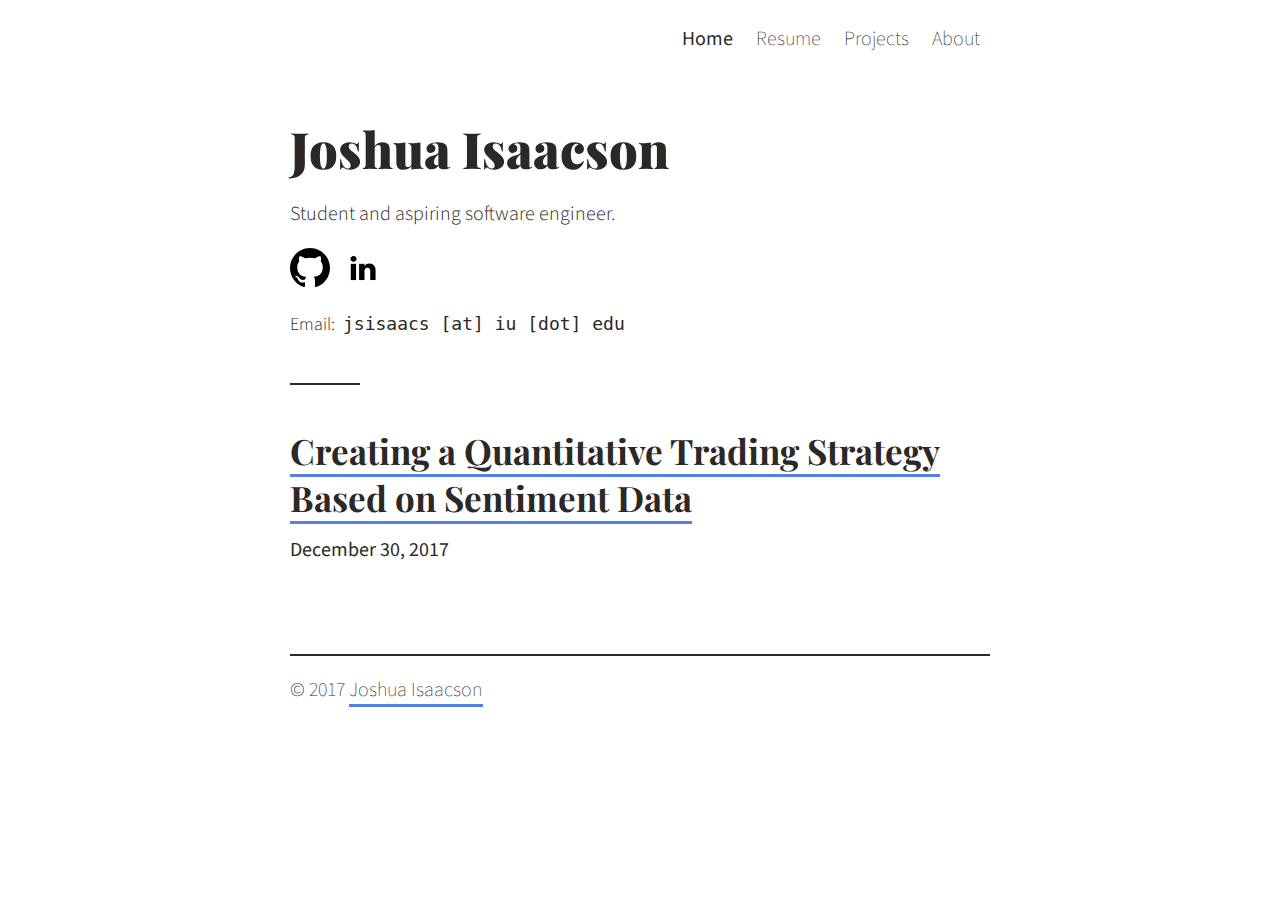
<file: index.html>
<!DOCTYPE html>
<html>
  <head>
    <meta charset="utf-8">
    <meta name="viewport" content="width=device-width" content="initial-scale=1">
    <title>Joshua Isaacson - Home</title>
    <link href="https://fonts.googleapis.com/css?family=Source+Sans+Pro:300,400,700,900" rel="stylesheet" type="text/css">
    <link href="https://fonts.googleapis.com/css?family=Playfair+Display:700900" rel="stylesheet" type="text/css">
    <link rel="stylesheet" type="text/css" href="styles/stylesheet.css">
  </head>
  <body>
    <div class="Navbar">
      <ul class="NavbarList">
        <li class="ListItem"><b><a class="ListLink" href="index.html">Home</a></b></li>
        <li class="ListItem"><a class="ListLink" href="Assets/Resume.pdf">Resume</a></li>
        <li class="ListItem"><a class="ListLink" href="projects.html">Projects</a></li>
        <li class="ListItem"><a class="ListLink" href="about.html">About</a></li>
      </ul>
    </div>
    <div class="Header">
      <h1>Joshua Isaacson</h1>
      <p id="Description">Student and aspiring software engineer.</p>
      <a class="ImageLink" href="https://github.com/jsisaacs"><img id="GitHubIcon" src="Assets/github_icon.svg" alt="GitHub"></a>
      <a class="ImageLink" href="https://github.com/jsisaacs"><img id="LinkedInIcon" src="Assets/linkedin_icon.png" alt="LinkedIn"></a>
      <p id="Email">Email:&nbsp;
        <code>
          <a href="mailto:jsisaacs@iu.edu">jsisaacs [at] iu [dot] edu</a>
        </code>
      </p>
      <hr>
    </div>
    <div class="Post">
      <h2 class="PostTitle"><a class="PostLink" href="creating_a_quantitative_trading_strategy_based_on_sentiment_data.html">Creating a Quantitative Trading Strategy Based on Sentiment Data</a></h2>
      <p class="PostDate">December 30, 2017</p>
    </div>
    <hr class="FooterHR">
    <p class="FooterText">© 2017&nbsp;<a class="FooterLink" href="about.html">Joshua Isaacson</a></p>
  </body>
</html>
</file>
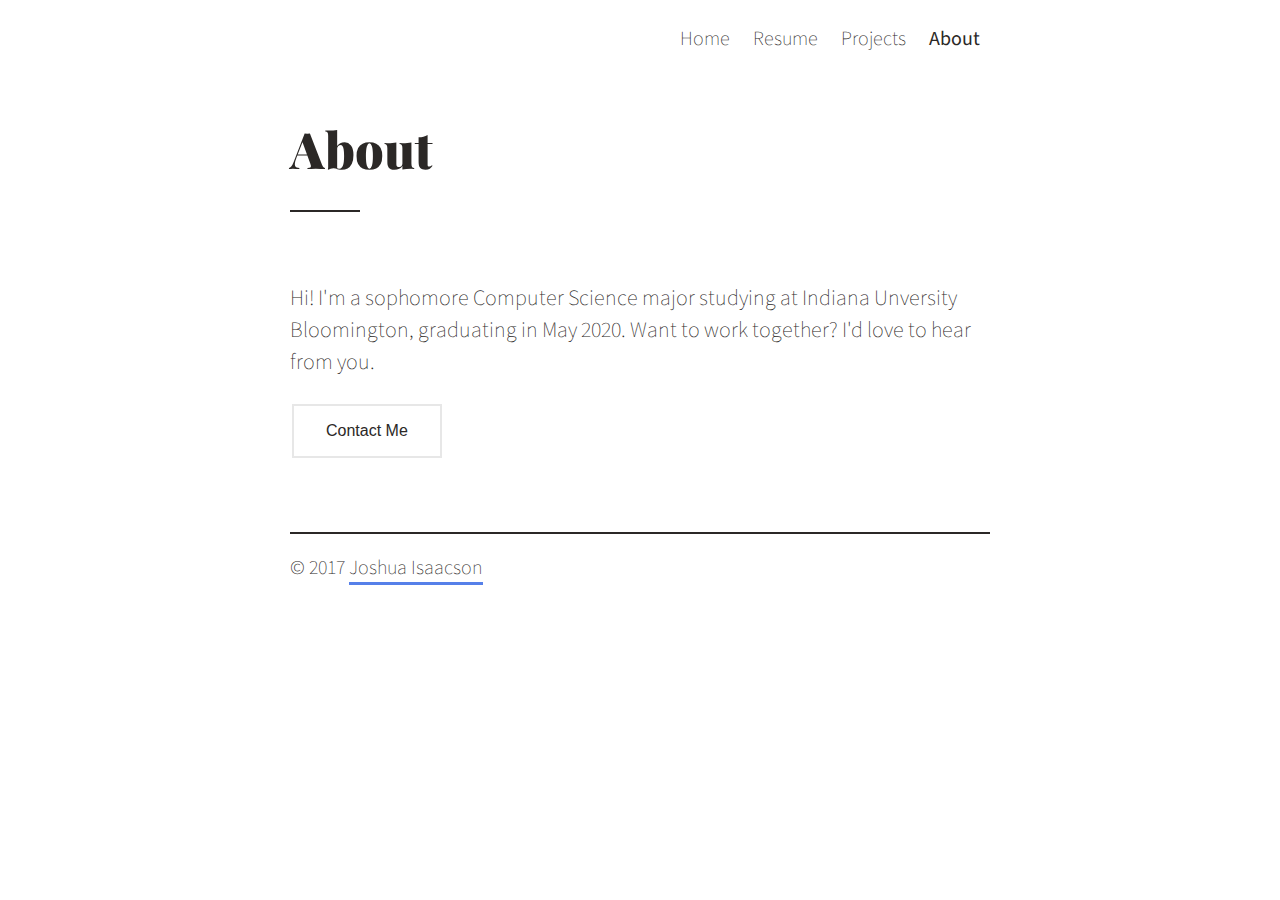
<file: about.html>
<!DOCTYPE html>
<html>
  <head>
    <meta charset="utf-8">
        <meta name="viewport" content="width=device-width" content="initial-scale=1">
    <title>Joshua Isaacson - About</title>
    <link href="https://fonts.googleapis.com/css?family=Source+Sans+Pro:300,400,700,900" rel="stylesheet" type="text/css">
    <link href="https://fonts.googleapis.com/css?family=Playfair+Display:700900" rel="stylesheet" type="text/css">
    <link rel="stylesheet" type="text/css" href="styles/stylesheet.css">
  </head>
  <body>
    <div class="Navbar">
      <ul class="NavbarList">
        <li class="ListItem"><a class="ListLink" href="index.html">Home</a></li>
        <li class="ListItem"><a class="ListLink" href="Assets/Resume.pdf">Resume</a></li>
        <li class="ListItem"><a class="ListLink" href="projects.html">Projects</a></li>
        <li class="ListItem"><b><a class="ListLink" href="about.html">About</a></b></li>
      </ul>
    </div>
    <div class="Header">
      <h1>About</h1>
      <hr>
    </div>
    <p class="About">
      Hi! I'm a sophomore Computer Science major studying at Indiana Unversity Bloomington, graduating in May 2020.
      Want to work together? I'd love to hear from you.
    </p>
    <div class="buttonCenter"><button class="greyButton" type="button" name="button"><a href="mailto:jsisaacs@iu.edu">Contact Me</a></button></div>
    <hr class="FooterHR">
    <p class="FooterText">© 2017&nbsp;<a class="FooterLink" href="about.html">Joshua Isaacson</a></p>
  </body>
</html>
</file>
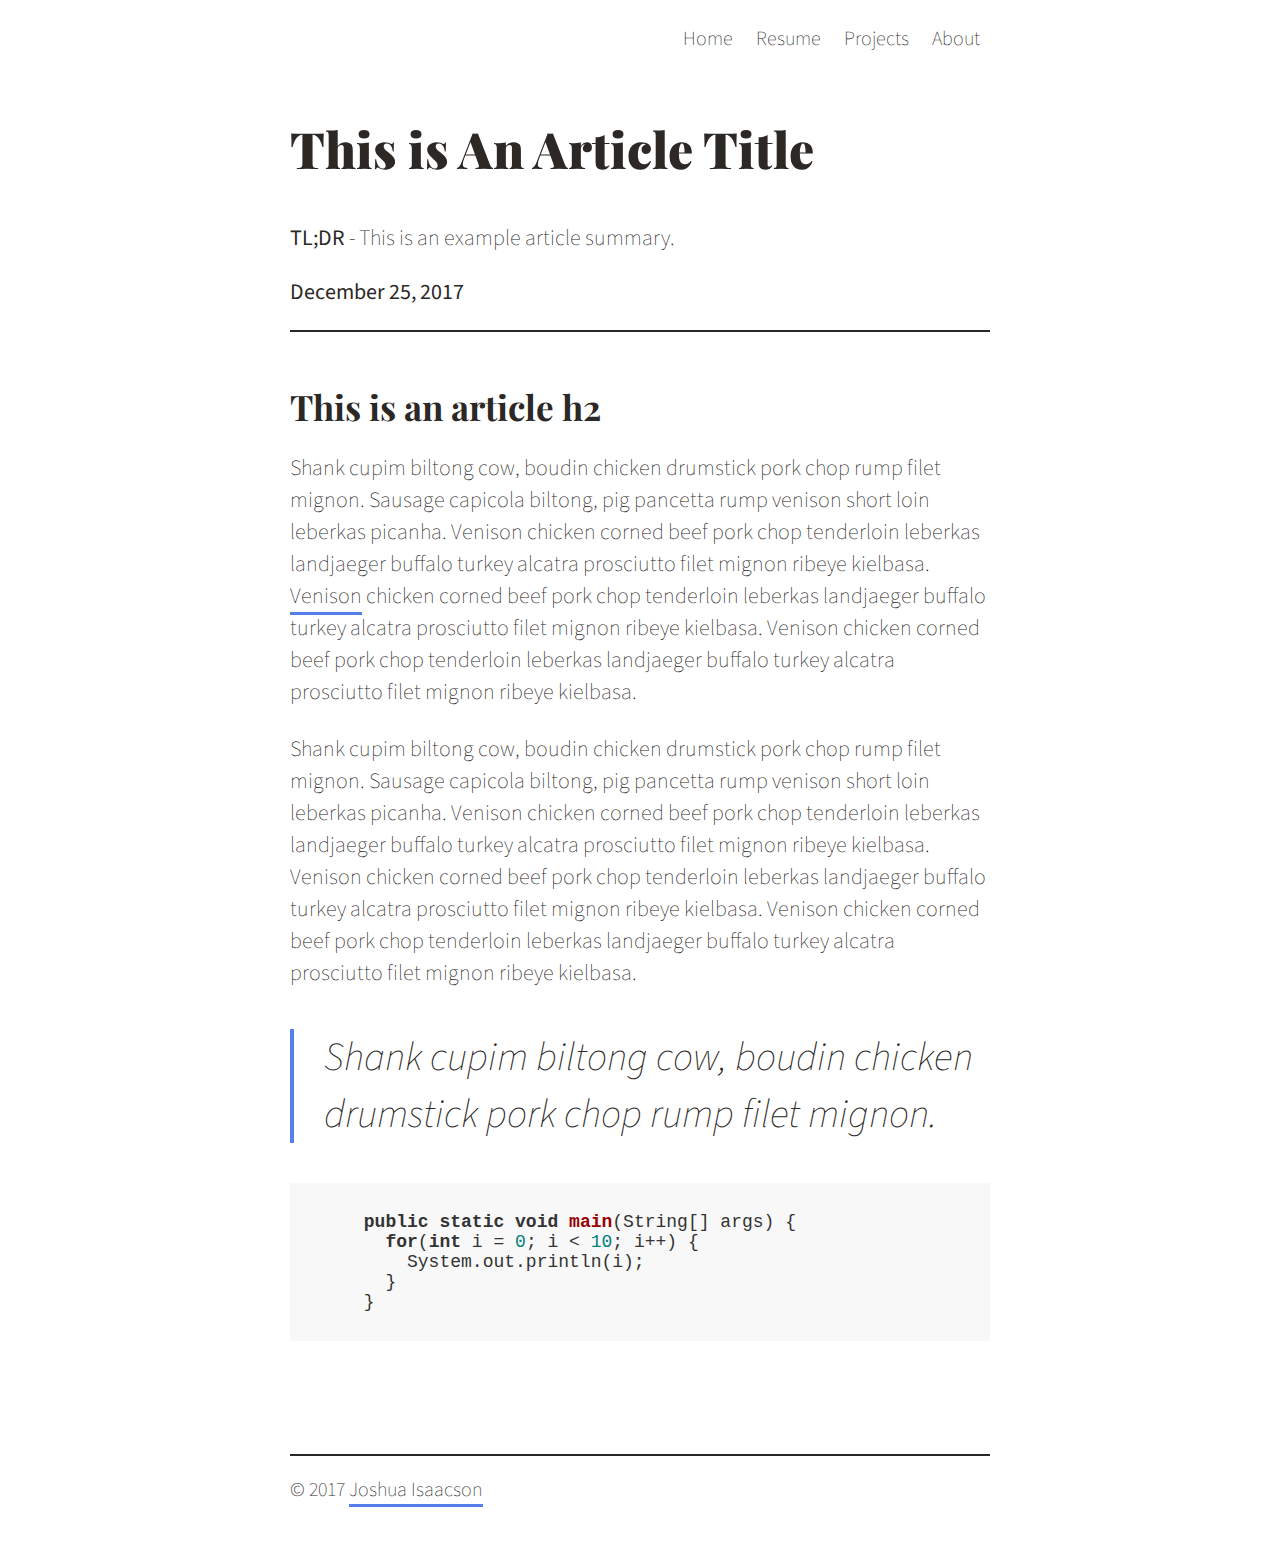
<file: article_template.html>
<!DOCTYPE html>
<html>
  <head>
    <meta charset="utf-8">
        <meta name="viewport" content="width=device-width" content="initial-scale=1">
    <title>Joshua Isaacson - Article</title>
    <link href="https://fonts.googleapis.com/css?family=Source+Sans+Pro:300,400,700,900" rel="stylesheet" type="text/css">
    <link href="https://fonts.googleapis.com/css?family=Playfair+Display:700900" rel="stylesheet" type="text/css">
    <link rel="stylesheet" type="text/css" href="styles/stylesheet.css">
    <link rel="stylesheet" href="styles/github.css">
    <script src="highlight.pack.js"></script>
    <script>hljs.initHighlightingOnLoad();</script>
  </head>
  <body>
    <div class="Navbar">
      <ul class="NavbarList">
        <li class="ListItem"><a class="ListLink" href="index.html">Home</a></li>
        <li class="ListItem"><a class="ListLink" href="Assets/Resume.pdf">Resume</a></li>
        <li class="ListItem"><a class="ListLink" href="projects.html">Projects</a></li>
        <li class="ListItem"><a class="ListLink" href="about.html">About</a></li>
      </ul>
    </div>
    <div class="Article">
      <h1>This is An Article Title</h1>
      <p class="ArtileTLDR"><b>TL;DR</b> - This is an example article summary.</p>
      <p class="ArticleDate">December 25, 2017</p>
      <hr class="ArticleHR">
      <h2 class="ArticleH2">This is an article h2</h2>
      <p class="ArticleText">Shank cupim biltong cow, boudin chicken drumstick pork chop rump filet
      mignon. Sausage capicola biltong, pig pancetta rump venison short loin
      leberkas picanha. Venison chicken corned beef pork chop tenderloin
      leberkas landjaeger buffalo turkey alcatra prosciutto filet mignon
      ribeye kielbasa. <a class="ArticleLink" href="https://www.google.com">Venison</a> chicken corned beef pork chop tenderloin
      leberkas landjaeger buffalo turkey alcatra prosciutto filet mignon
      ribeye kielbasa. Venison chicken corned beef pork chop tenderloin
      leberkas landjaeger buffalo turkey alcatra prosciutto filet mignon
      ribeye kielbasa.</p>

      <p class="ArticleText">Shank cupim biltong cow, boudin chicken drumstick pork chop rump filet
      mignon. Sausage capicola biltong, pig pancetta rump venison short loin
      leberkas picanha. Venison chicken corned beef pork chop tenderloin
      leberkas landjaeger buffalo turkey alcatra prosciutto filet mignon
      ribeye kielbasa. Venison chicken corned beef pork chop tenderloin
      leberkas landjaeger buffalo turkey alcatra prosciutto filet mignon
      ribeye kielbasa. Venison chicken corned beef pork chop tenderloin
      leberkas landjaeger buffalo turkey alcatra prosciutto filet mignon
      ribeye kielbasa.</p>
      <p class="ArticleQuote">Shank cupim biltong cow, boudin chicken drumstick pork chop rump filet
      mignon.</p>
      <pre>
      <code lang="Java">
      public static void main(String[] args) {
        for(int i = 0; i < 10; i++) {
          System.out.println(i);
        }
      }
      </code>
      </pre>
    </div>
    <hr class="FooterHR">
    <p class="FooterText">© 2017&nbsp;<a class="FooterLink" href="about.html">Joshua Isaacson</a></p>
  </body>
</html>
</file>
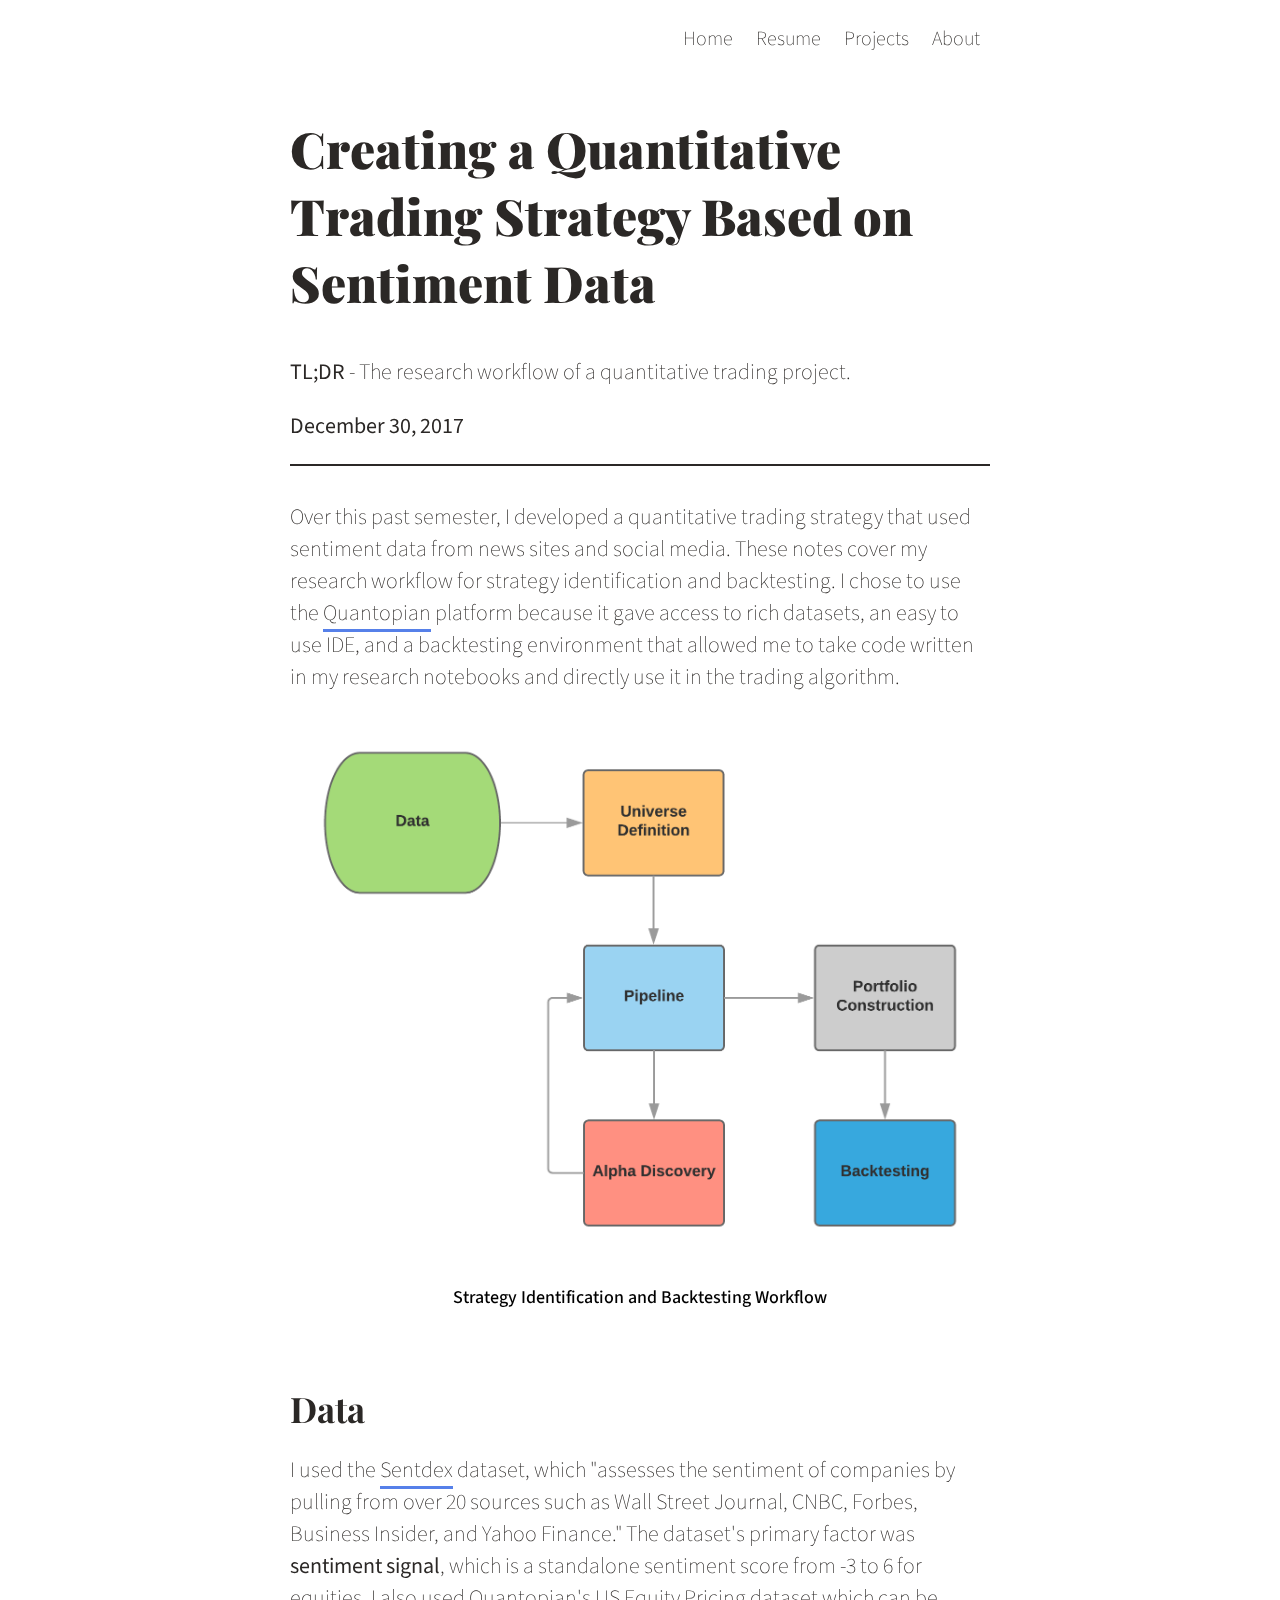
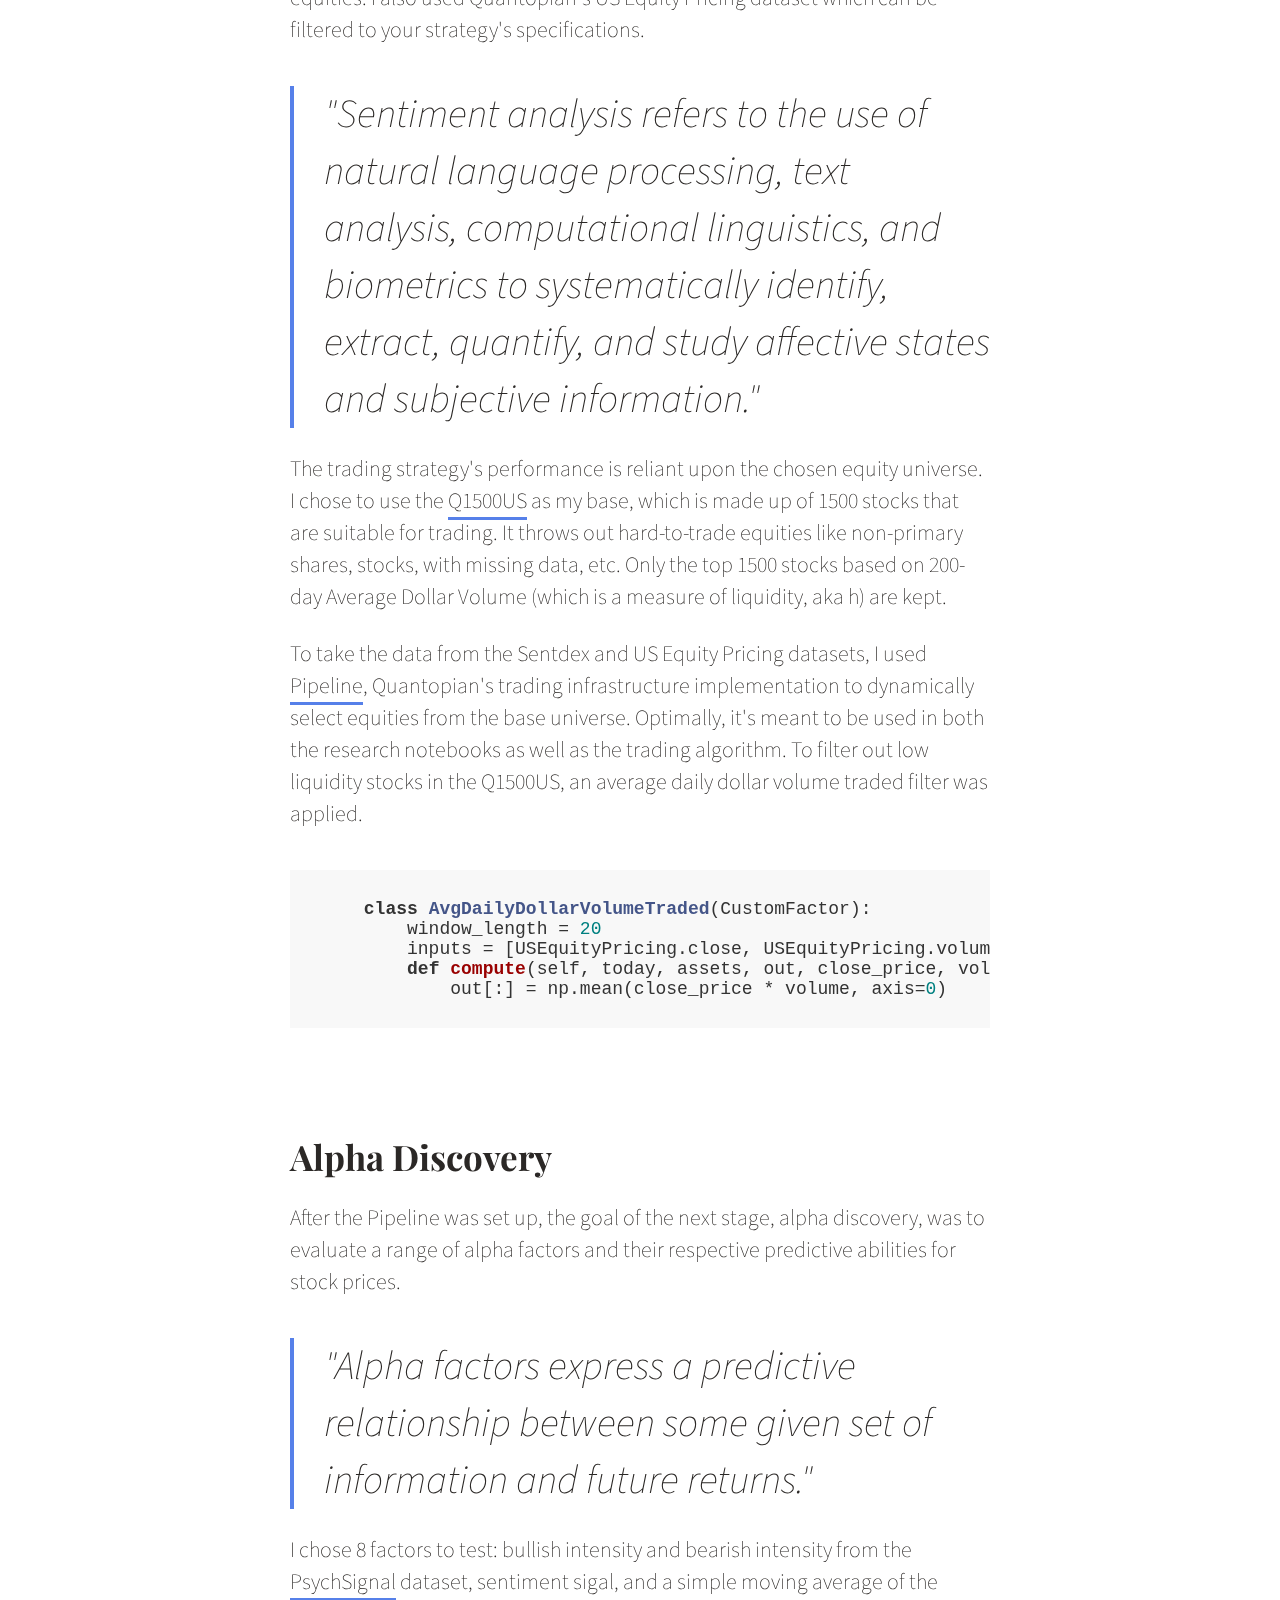
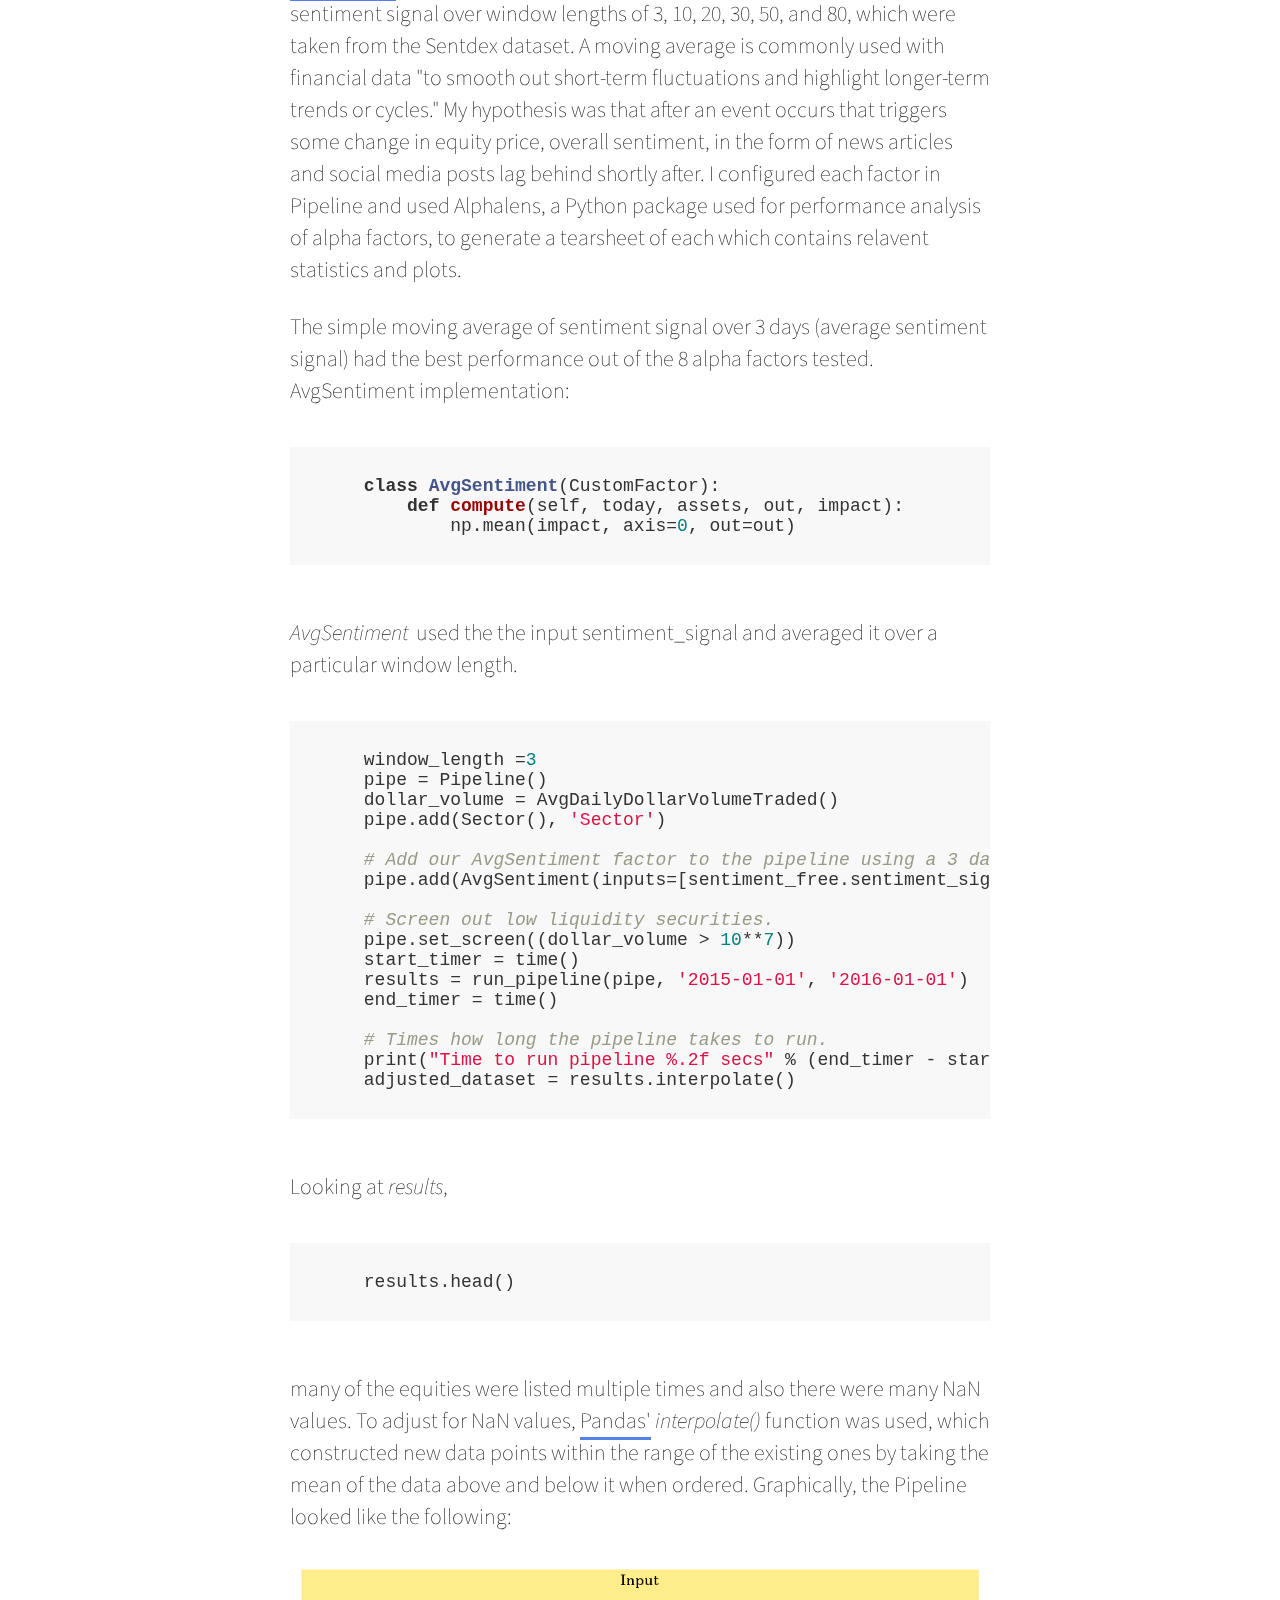
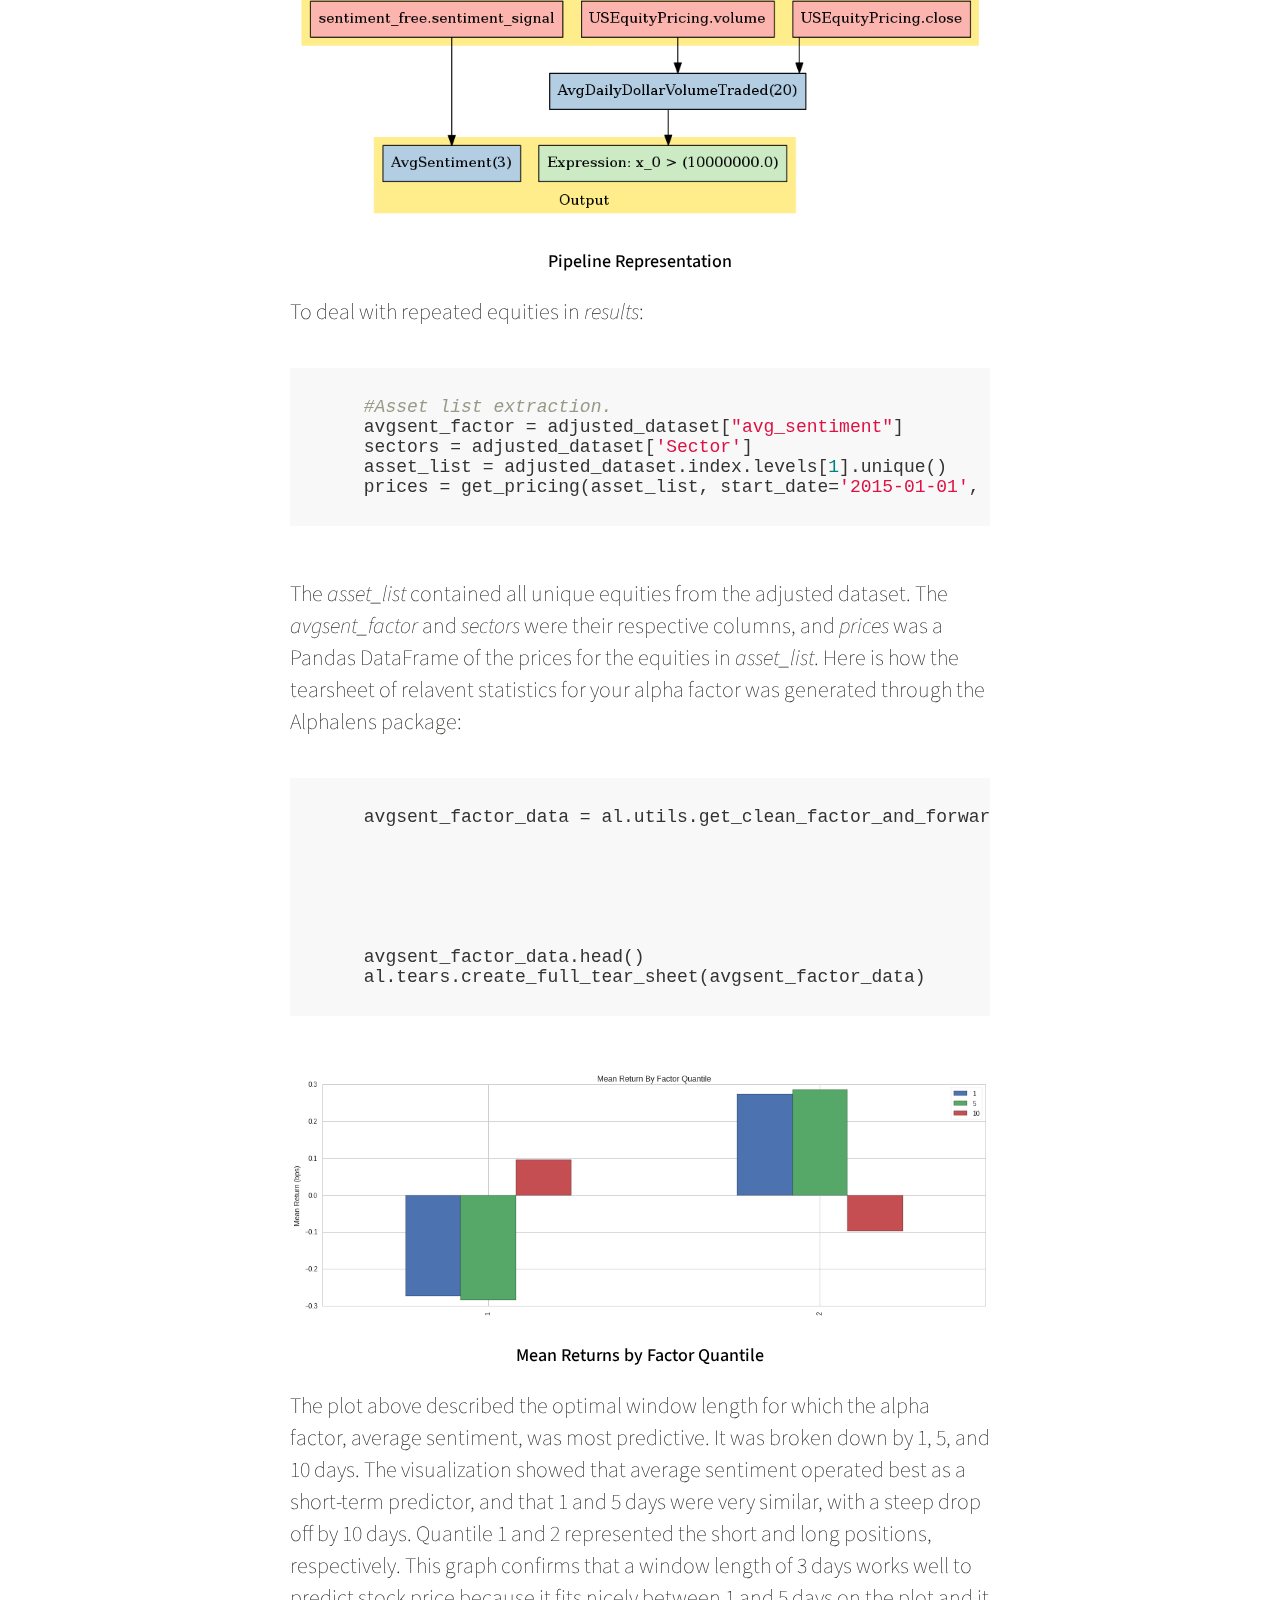
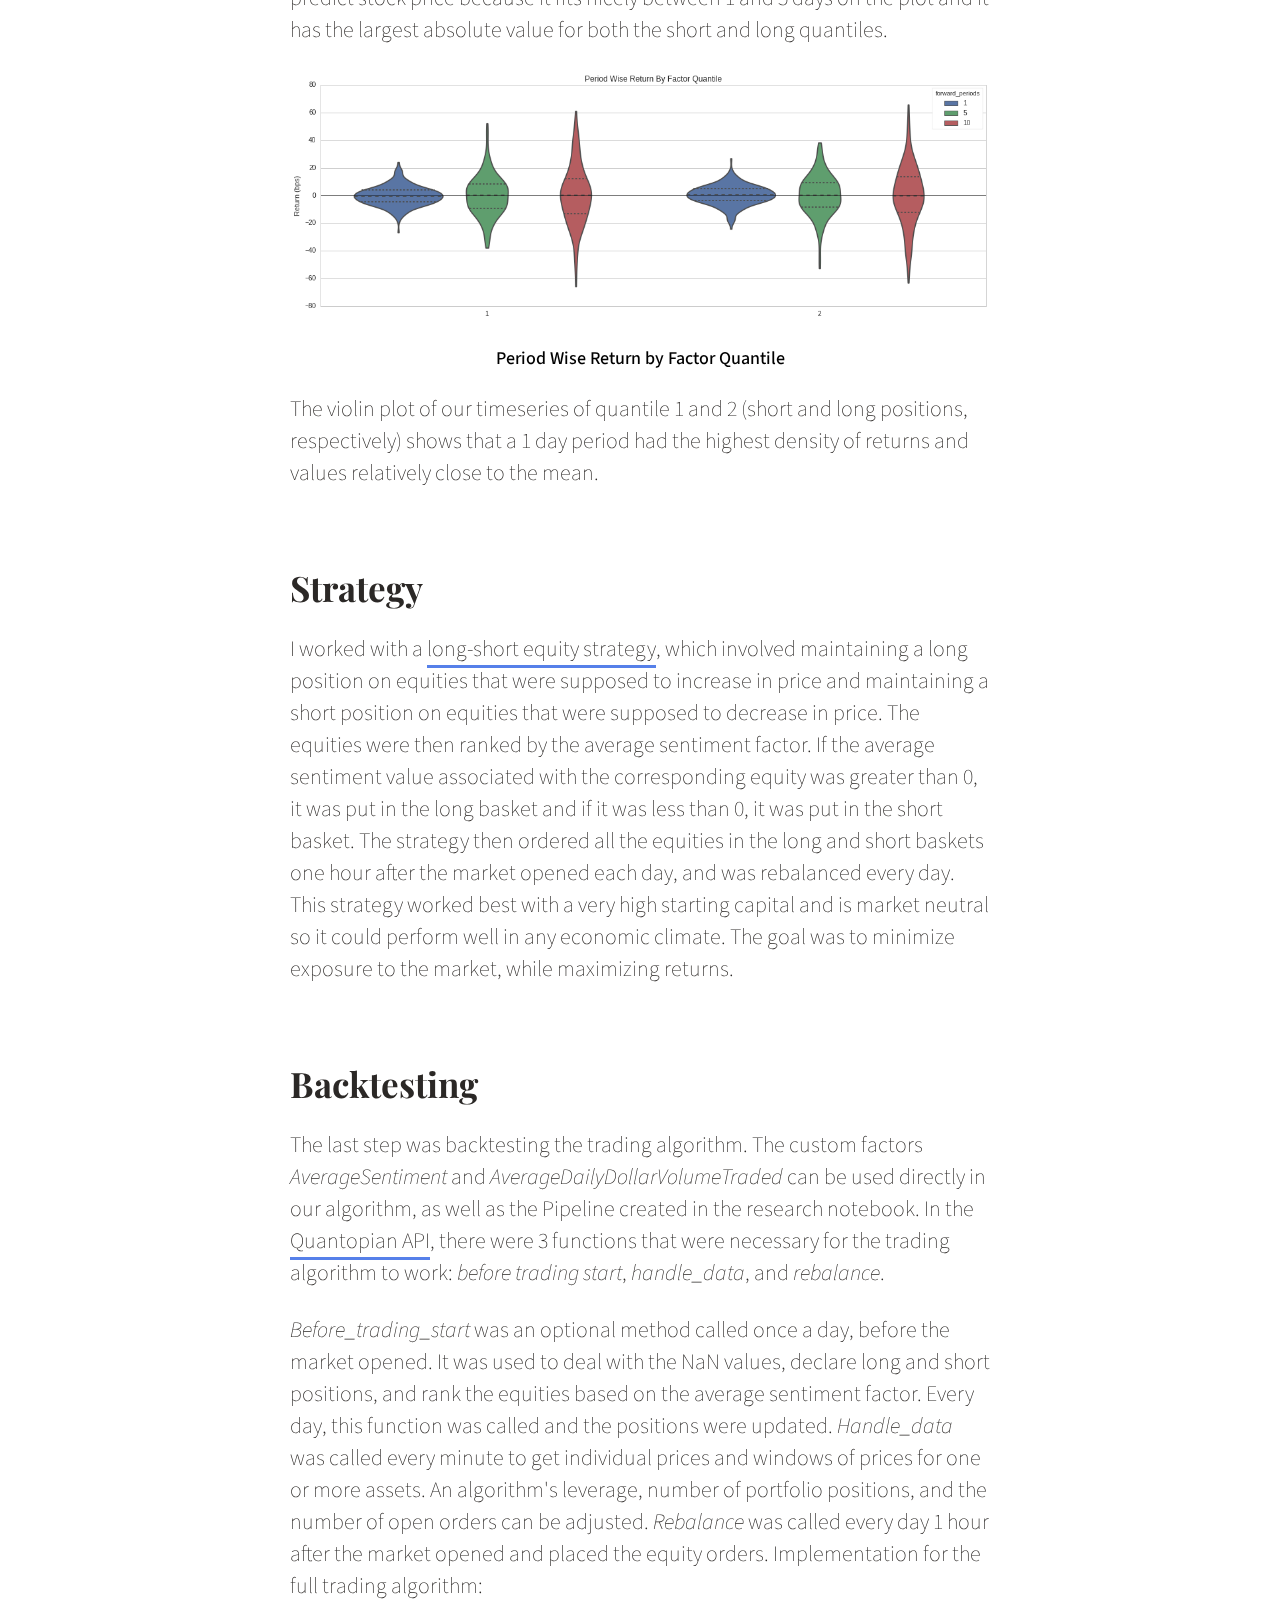
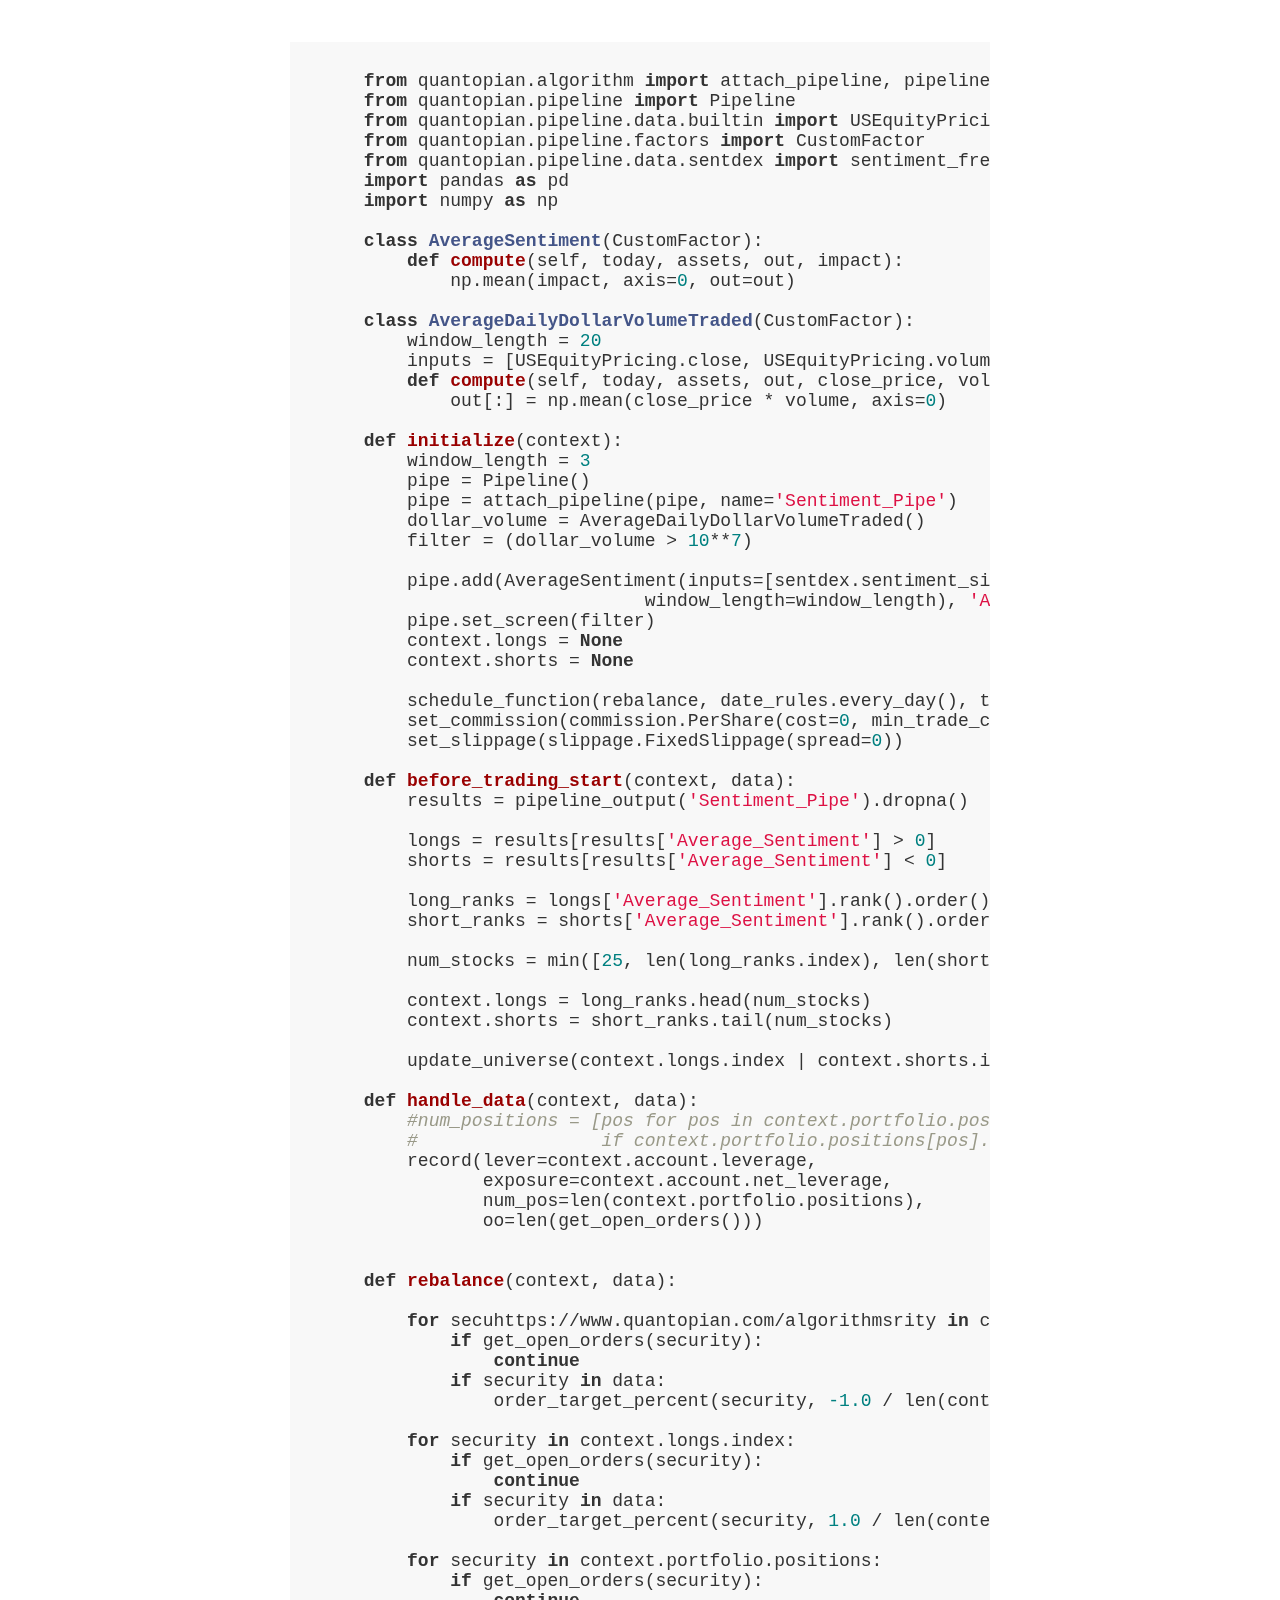
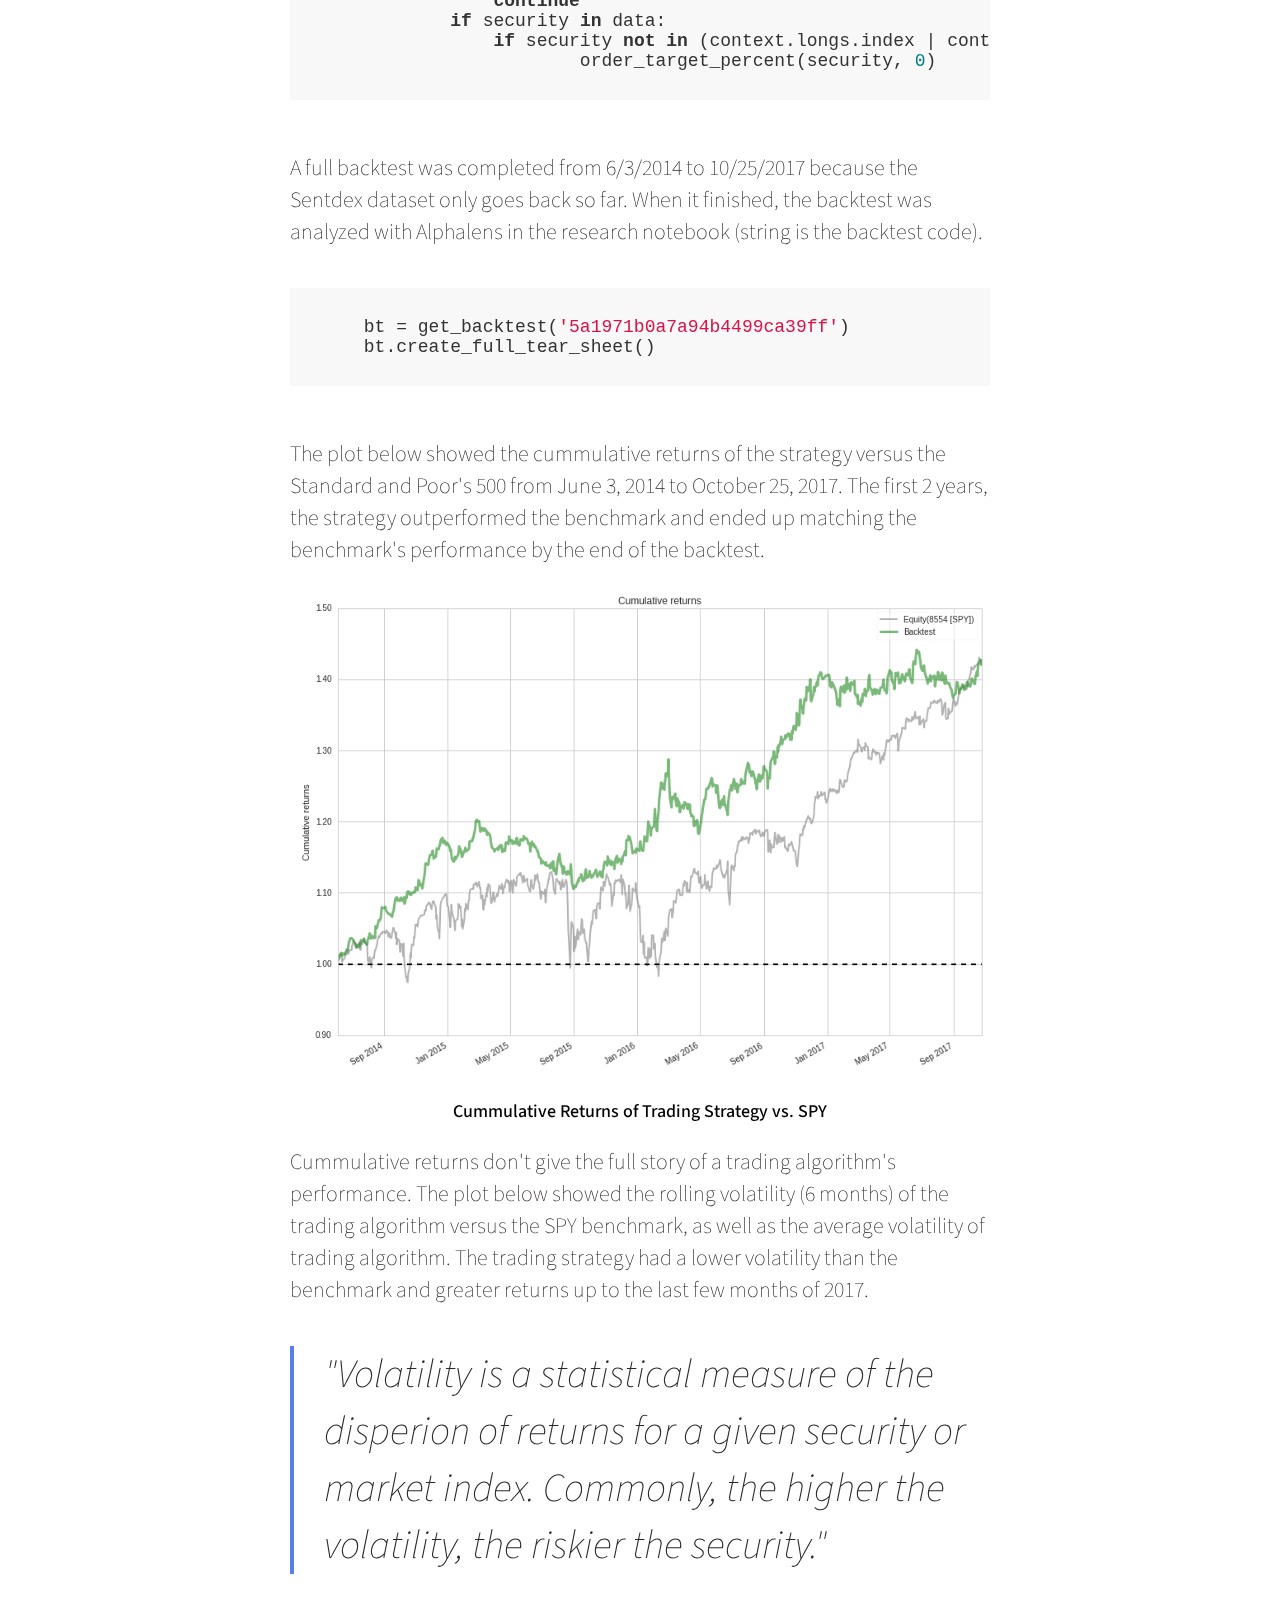
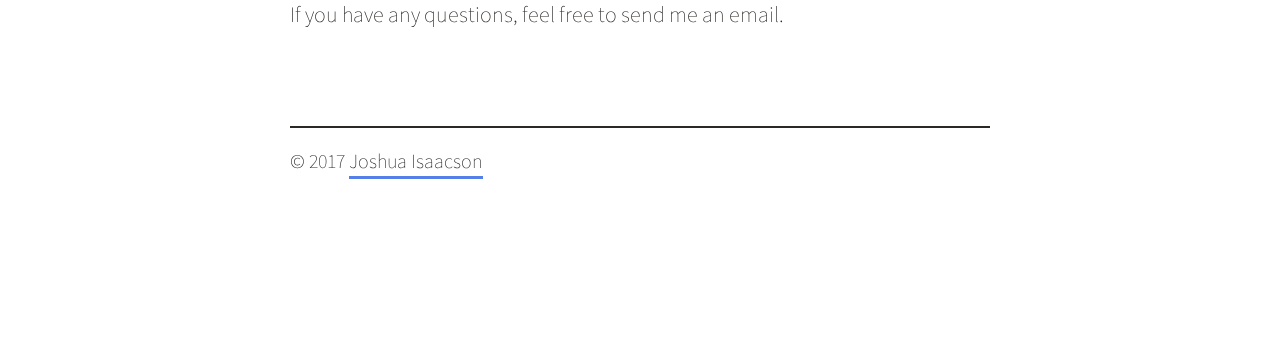
<file: creating_a_quantitative_trading_strategy_based_on_sentiment_data.html>
<!DOCTYPE html>
<html>
  <head>
    <meta charset="utf-8">
        <meta name="viewport" content="width=device-width" content="initial-scale=1">
    <title>Joshua Isaacson - Creating a Quantitative Trading Strategy Based on Sentiment Data</title>
    <link href="https://fonts.googleapis.com/css?family=Source+Sans+Pro:300,400,700,900" rel="stylesheet" type="text/css">
    <link href="https://fonts.googleapis.com/css?family=Playfair+Display:700900" rel="stylesheet" type="text/css">
    <link rel="stylesheet" type="text/css" href="styles/stylesheet.css">
    <link rel="stylesheet" href="styles/github.css">
    <script src="highlight.pack.js"></script>
    <script>hljs.initHighlightingOnLoad();</script>
  </head>
  <body>
    <div class="Navbar">
      <ul class="NavbarList">
        <li class="ListItem"><a class="ListLink" href="index.html">Home</a></li>
        <li class="ListItem"><a class="ListLink" href="Assets/Resume.pdf">Resume</a></li>
        <li class="ListItem"><a class="ListLink" href="projects.html">Projects</a></li>
        <li class="ListItem"><a class="ListLink" href="about.html">About</a></li>
      </ul>
    </div>
    <div class="Article">
      <h1>Creating a Quantitative Trading Strategy Based on Sentiment Data</h1>
      <p class="ArtileTLDR"><b>TL;DR</b> - The research workflow of a quantitative trading project.</p>
      <p class="ArticleDate">December 30, 2017</p>
      <hr class="ArticleHR">
      <p class="ArticleText">
      Over this past semester, I developed a quantitative trading strategy that used
      sentiment data from news sites and social media. These notes cover my
      research workflow for strategy identification and backtesting. I chose to use
      the <a class="ArticleLink" href="https://www.quantopian.com">Quantopian</a> platform because it gave access to rich datasets, an easy to
      use IDE, and a backtesting environment that allowed me to take code written in my research
      notebooks and directly use it in the trading algorithm.
      </p>
      <img src="Assets/quant_workflow.png" alt="Quant Workflow">
      <p class="ImageText">Strategy Identification and Backtesting Workflow</p>
      <h2 class="ArticleH2">Data</h2>
      <p class="ArticleText">
      I used the <a class="ArticleLink" href="https://www.quantopian.com/data/sentdex/sentiment">Sentdex</a>
      dataset, which "assesses the sentiment of companies by pulling from
      over 20 sources such as Wall Street Journal, CNBC, Forbes, Business Insider, and Yahoo Finance."
      The dataset's primary factor was <b>sentiment signal</b>, which is a standalone sentiment score
      from -3 to 6 for equities. I also used Quantopian's US Equity Pricing dataset which can be filtered
      to your strategy's specifications.
      </p>
      <p class="ArticleQuote">
      "Sentiment analysis refers to the use of natural language processing, text analysis, computational linguistics, and
      biometrics to systematically identify, extract, quantify, and study affective states and subjective information."
      </p>
      <p class="ArticleText">
      The trading strategy's performance is reliant upon the chosen equity
      universe. I chose to use the <a class="ArticleLink" href="https://www.quantopian.com/posts/the-q500us-and-q1500us">Q1500US</a> as my base, which is made up of 1500 stocks
      that are suitable for trading. It throws out hard-to-trade equities like non-primary
      shares, stocks, with missing data, etc. Only the top 1500 stocks based on 200-day Average
      Dollar Volume (which is a measure of liquidity, aka h) are kept.
      </p>
      <p class="ArticleText">
      To take the data from the Sentdex and US Equity Pricing datasets, I used <a class="ArticleLink" href="https://www.quantopian.com/tutorials/pipeline">Pipeline</a>,
      Quantopian's trading infrastructure implementation to dynamically select equities from the base universe.
      Optimally, it's meant to be used in both the research notebooks as well as the trading algorithm. To filter out low liquidity
      stocks in  the Q1500US, an average daily dollar volume traded filter was applied.
      </p>
      <pre>
      <code>
      class AvgDailyDollarVolumeTraded(CustomFactor):
          window_length = 20
          inputs = [USEquityPricing.close, USEquityPricing.volume]
          def compute(self, today, assets, out, close_price, volume):
              out[:] = np.mean(close_price * volume, axis=0)
      </code>
      </pre>
      <h2 class="ArticleH2">Alpha Discovery</h2>
      <p class="ArticleText">
      After the Pipeline was set up, the goal of the next stage, alpha discovery, was to evaluate a range of alpha factors
      and their respective predictive abilities for stock prices.
      </p>
      <p class="ArticleQuote">"Alpha factors express a predictive relationship between
      some given set of information and future returns."</p>
      <p class="ArticleText">
      I chose 8 factors to test:
      bullish intensity and bearish intensity from the <a class="ArticleLink" href="https://www.quantopian.com/data/psychsignal/aggregated_twitter_withretweets_stocktwits">PsychSignal</a> dataset, sentiment sigal,
      and a simple moving average of the sentiment signal over window lengths of 3, 10, 20, 30,
      50, and 80, which were taken from the Sentdex dataset. A moving average is commonly used
      with financial data "to smooth out short-term fluctuations and highlight longer-term trends or cycles."
      My hypothesis was that after an event occurs that triggers some change in equity price,
      overall sentiment, in the form of news articles and social media posts lag behind shortly after.
      I configured each factor in Pipeline and used Alphalens, a Python package used
      for performance analysis of alpha factors, to generate a tearsheet of each which contains relavent statistics
      and plots.
      </p>
      <p class="ArticleText">
      The simple moving average of sentiment signal over 3 days (average sentiment signal) had the best performance
      out of the 8 alpha factors tested. AvgSentiment implementation:
      </p>
      <pre>
      <code>
      class AvgSentiment(CustomFactor):
          def compute(self, today, assets, out, impact):
              np.mean(impact, axis=0, out=out)
      </code>
      </pre>
      <p class="ArticleText">
      <var>AvgSentiment&nbsp;</var> used the the input sentiment_signal and averaged it over a particular
      window length.
      </p>
      <pre>
      <code>
      window_length =3
      pipe = Pipeline()
      dollar_volume = AvgDailyDollarVolumeTraded()
      pipe.add(Sector(), 'Sector')

      # Add our AvgSentiment factor to the pipeline using a 3 day moving average
      pipe.add(AvgSentiment(inputs=[sentiment_free.sentiment_signal], window_length=window_length), "avg_sentiment")

      # Screen out low liquidity securities.
      pipe.set_screen((dollar_volume > 10**7))
      start_timer = time()
      results = run_pipeline(pipe, '2015-01-01', '2016-01-01')
      end_timer = time()

      # Times how long the pipeline takes to run.
      print("Time to run pipeline %.2f secs" % (end_timer - start_timer))
      adjusted_dataset = results.interpolate()
      </code>
      </pre>
      <p class="ArticleText">
      Looking at <var>results</var>,
      <pre>
      <code>
      results.head()
      </code>
      </pre>
      </p>
      <p class="ArticleText">
      many of the equities were listed multiple times and also there were many NaN values.
      To adjust for NaN values, <a class="ArticleLink" href="https://pandas.pydata.org">Pandas'</a> <var>interpolate()</var> function was used, which constructed new data
      points within the range of the existing ones by taking the mean of the data above and below it when ordered. Graphically, the Pipeline looked like the following:
      </p>
      <img src="Assets/pipeline.png" alt="Pipeline">
      <p class="ImageText">Pipeline Representation</p>
      <p class="ArticleText">
      To deal with repeated equities in <var>results</var>:
      </p>
      <pre>
      <code>
      #Asset list extraction.
      avgsent_factor = adjusted_dataset["avg_sentiment"]
      sectors = adjusted_dataset['Sector']
      asset_list = adjusted_dataset.index.levels[1].unique()
      prices = get_pricing(asset_list, start_date='2015-01-01', end_date='2016-01-01', fields='price')
      </code>
      </pre>
      <p class="ArticleText">
      The <var>asset_list</var> contained all unique equities from the adjusted dataset. The
      <var>avgsent_factor</var> and <var>sectors</var> were their respective columns, and
      <var>prices</var> was a Pandas DataFrame of the prices for the equities in <var>asset_list</var>.
      Here is how the tearsheet of relavent statistics for your alpha factor was generated through the Alphalens package:
      </p>
      <pre>
      <code>
      avgsent_factor_data = al.utils.get_clean_factor_and_forward_returns(
                                                                factor=avgsent_factor,
                                                                prices=prices,
                                                                groupby=sectors,
                                                                quantiles=2,
                                                                groupby_labels=MORNINGSTAR_SECTOR_CODES,
                                                                periods=(1, 5, 10))
      avgsent_factor_data.head()
      al.tears.create_full_tear_sheet(avgsent_factor_data)
      </code>
      </pre>
      <p class="ArticleText">
      </p>
      <img src="Assets/mean_returns.png" alt="Mean Returns">
      <p class="ImageText">Mean Returns by Factor Quantile</p>
      <p class="ArticleText">
      The plot above described the optimal window length for which the alpha factor,
      average sentiment, was most predictive. It was broken down by 1, 5, and 10 days.
      The visualization showed that average sentiment operated best as a short-term
      predictor, and that 1 and 5 days were very similar, with a steep drop off by 10
      days. Quantile 1 and 2 represented the short and long positions, respectively. This graph
      confirms that a window length of 3 days works well to predict stock price because it fits
      nicely between 1 and 5 days on the plot and it has the largest absolute value for both the short
      and long quantiles.
      </p>
      <img src="Assets/period_returns.png" alt="Period Returns">
      <p class="ImageText">Period Wise Return by Factor Quantile</p>
      <p class="ArticleText">
      The violin plot of our timeseries of quantile 1 and 2 (short and long positions, respectively) shows
      that a 1 day period had the highest density of returns and values relatively close to the mean.
      </p>
      <h2 class="ArticleH2">Strategy</h2>
      <p class="ArticleText">
      I worked with a <a class="ArticleLink" href="https://www.investopedia.com/terms/l/long-shortequity.asp">long-short equity strategy</a>, which involved maintaining a long position on equities
      that were supposed to increase in price and maintaining a short position on equities that were supposed
      to decrease in price. The equities were then ranked by the average sentiment factor. If the
      average sentiment value associated with the corresponding equity was greater than 0, it was put in the long
      basket and if it was less than 0, it was put in the short basket. The strategy then ordered all the equities
      in the long and short baskets one hour after the market opened each day, and was rebalanced every day. This
      strategy worked best with a very high starting capital and is market neutral so it could perform
      well in any economic climate. The goal was to minimize exposure to the market, while maximizing returns.
      </p>
      <h2 class="ArticleH2">Backtesting</h2>
      <p class="ArticleText">
      The last step was backtesting the trading algorithm. The custom factors <var>AverageSentiment</var>
      and <var>AverageDailyDollarVolumeTraded</var> can be used directly in our algorithm, as well as the
      Pipeline created in the research notebook. In the <a class="ArticleLink" href="https://www.quantopian.com/help">Quantopian API</a>,
      there were 3 functions that were necessary for the trading algorithm to work: <var>before trading start</var>, <var>handle_data</var>, and <var>rebalance</var>.
      </p>
      <p class="ArticleText">
      <var>Before_trading_start</var> was an optional method called once a day, before the market opened. It was used to deal with the NaN values, declare
      long and short positions, and rank the equities based on the average sentiment factor. Every day, this function was called and the positions were
      updated.
      <var>Handle_data</var> was called every minute to get individual prices and windows of prices for one or more assets.
      An algorithm's leverage, number of portfolio positions, and the number of open orders can be adjusted.
      <var>Rebalance</var> was called every day 1 hour after the market opened and placed the equity orders. Implementation for the full trading algorithm:
      </p>
      <pre>
      <code>
      from quantopian.algorithm import attach_pipeline, pipeline_output
      from quantopian.pipeline import Pipeline
      from quantopian.pipeline.data.builtin import USEquityPricing
      from quantopian.pipeline.factors import CustomFactor
      from quantopian.pipeline.data.sentdex import sentiment_free as sentdex
      import pandas as pd
      import numpy as np

      class AverageSentiment(CustomFactor):
          def compute(self, today, assets, out, impact):
              np.mean(impact, axis=0, out=out)

      class AverageDailyDollarVolumeTraded(CustomFactor):
          window_length = 20
          inputs = [USEquityPricing.close, USEquityPricing.volume]
          def compute(self, today, assets, out, close_price, volume):
              out[:] = np.mean(close_price * volume, axis=0)

      def initialize(context):
          window_length = 3
          pipe = Pipeline()
          pipe = attach_pipeline(pipe, name='Sentiment_Pipe')
          dollar_volume = AverageDailyDollarVolumeTraded()
          filter = (dollar_volume > 10**7)

          pipe.add(AverageSentiment(inputs=[sentdex.sentiment_signal],
                                window_length=window_length), 'Average_Sentiment')
          pipe.set_screen(filter)
          context.longs = None
          context.shorts = None

          schedule_function(rebalance, date_rules.every_day(), time_rules.market_open(hours=1))
          set_commission(commission.PerShare(cost=0, min_trade_cost=0))
          set_slippage(slippage.FixedSlippage(spread=0))

      def before_trading_start(context, data):
          results = pipeline_output('Sentiment_Pipe').dropna()

          longs = results[results['Average_Sentiment'] > 0]
          shorts = results[results['Average_Sentiment'] < 0]

          long_ranks = longs['Average_Sentiment'].rank().order()
          short_ranks = shorts['Average_Sentiment'].rank().order()

          num_stocks = min([25, len(long_ranks.index), len(short_ranks.index)])

          context.longs = long_ranks.head(num_stocks)
          context.shorts = short_ranks.tail(num_stocks)

          update_universe(context.longs.index | context.shorts.index)

      def handle_data(context, data):
          #num_positions = [pos for pos in context.portfolio.positions
          #                 if context.portfolio.positions[pos].amount != 0]
          record(lever=context.account.leverage,
                 exposure=context.account.net_leverage,
                 num_pos=len(context.portfolio.positions),
                 oo=len(get_open_orders()))


      def rebalance(context, data):

          for secuhttps://www.quantopian.com/algorithmsrity in context.shorts.index:
              if get_open_orders(security):
                  continue
              if security in data:
                  order_target_percent(security, -1.0 / len(context.shorts))

          for security in context.longs.index:
              if get_open_orders(security):
                  continue
              if security in data:
                  order_target_percent(security, 1.0 / len(context.longs))

          for security in context.portfolio.positions:
              if get_open_orders(security):
                  continue
              if security in data:
                  if security not in (context.longs.index | context.shorts.index):
                          order_target_percent(security, 0)
      </code>
      </pre>
      <p class="ArticleText">
      A full backtest was completed from 6/3/2014 to 10/25/2017 because the Sentdex dataset only goes back so far.
      When it finished, the backtest was analyzed with Alphalens in the research notebook (string is the backtest code).
      </p>
      <pre>
      <code>
      bt = get_backtest('5a1971b0a7a94b4499ca39ff')
      bt.create_full_tear_sheet()
      </code>
      </pre>
      <p class="ArticleText">
      The plot below showed the cummulative returns of the strategy versus the Standard and Poor's 500 from June 3, 2014 to October 25, 2017. The first 2
      years, the strategy outperformed the benchmark and ended up matching the benchmark's performance by the end of
      the backtest.
      </p>
      <img src="Assets/cummulative_returns.png" alt="Cummulative Returns">
      <p class="ImageText">Cummulative Returns of Trading Strategy vs. SPY</p>
      <p class="ArticleText">
      Cummulative returns don't give the full story of a trading algorithm's performance. The plot
      below showed the rolling volatility (6 months) of the trading algorithm versus the SPY benchmark, as well as
      the average volatility of trading algorithm. The trading strategy had a lower volatility than the benchmark and
      greater returns up to the last few months of 2017.
      </p>
      <p class="ArticleQuote">"Volatility is a statistical measure of the disperion of returns for a given security or market index. Commonly, the higher the volatility, the riskier the security."</p>
      <p class="ArticleText">
      If you have any questions, feel free to send me an email.
      </p>
      </div>
      <hr class="FooterHR">
      <p class="FooterText">© 2017&nbsp;<a class="FooterLink" href="about.html">Joshua Isaacson</a></p>
  </body>
</html>
</file>
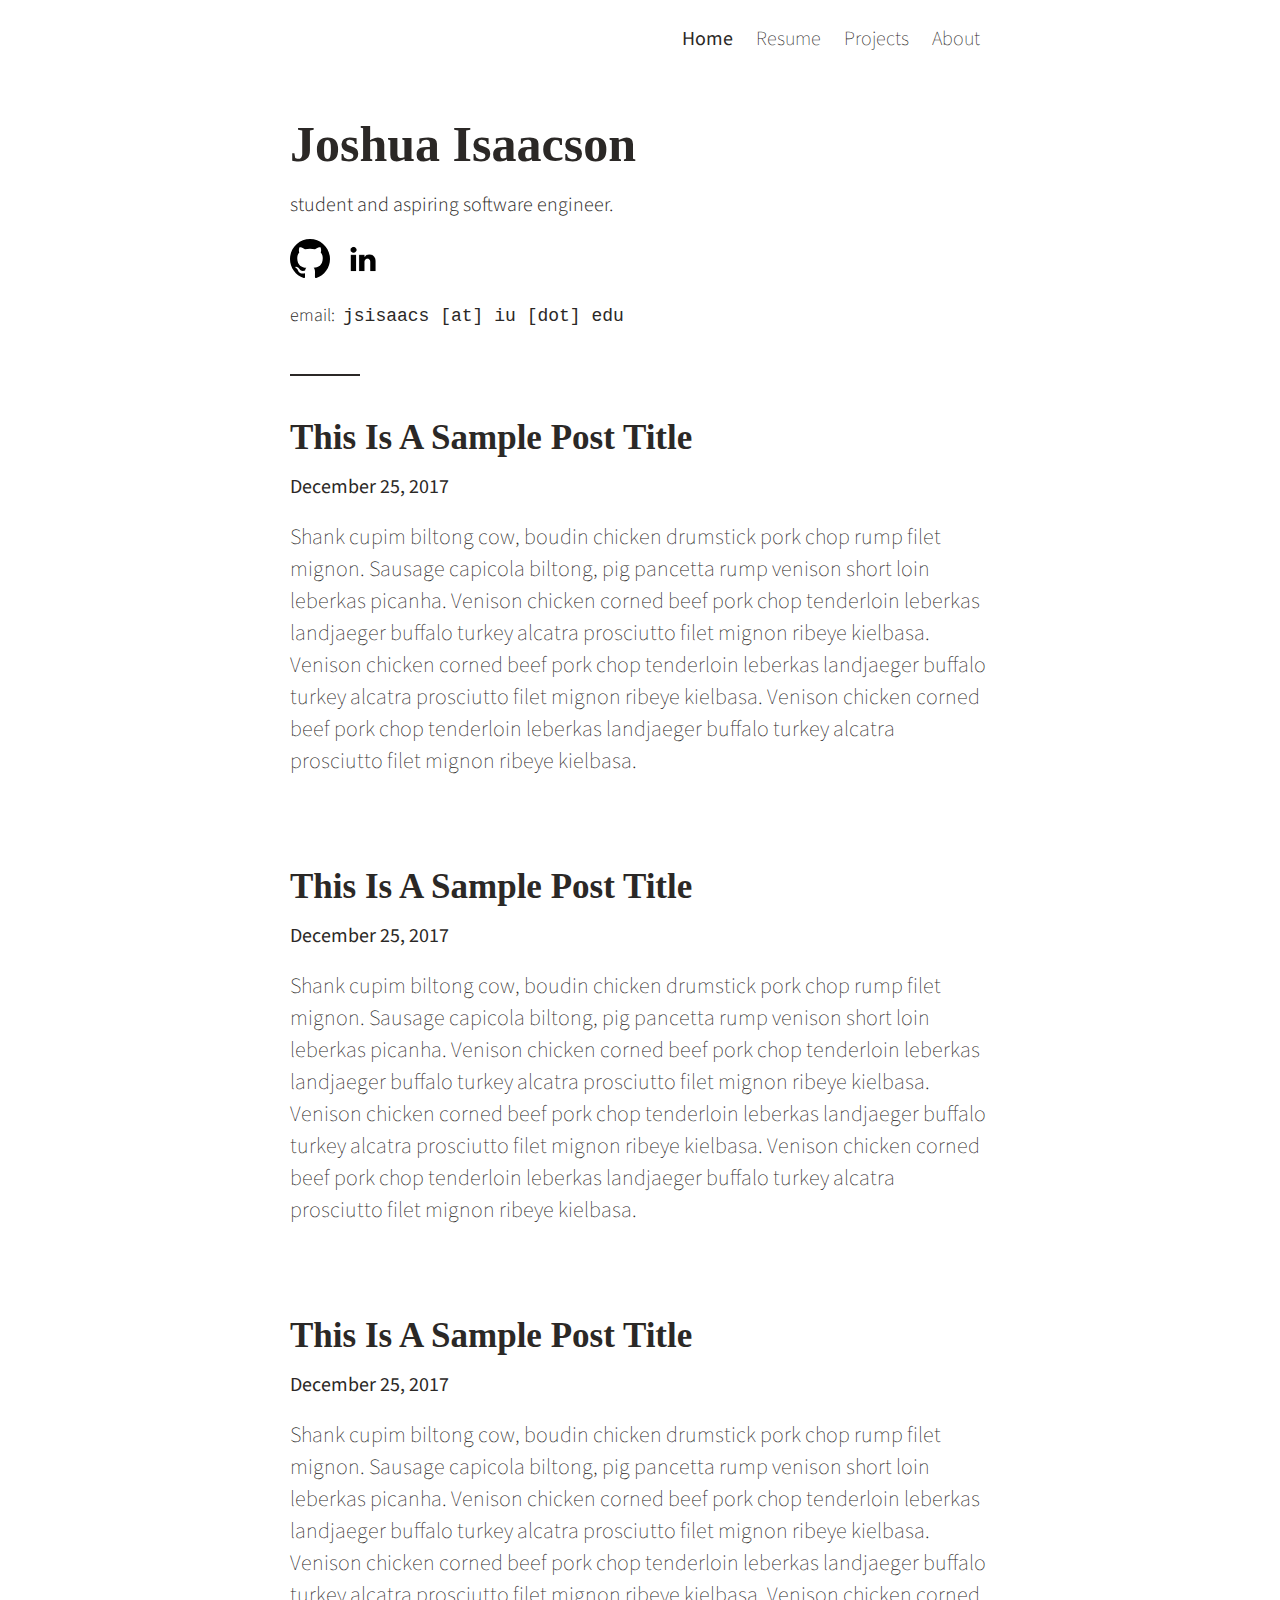
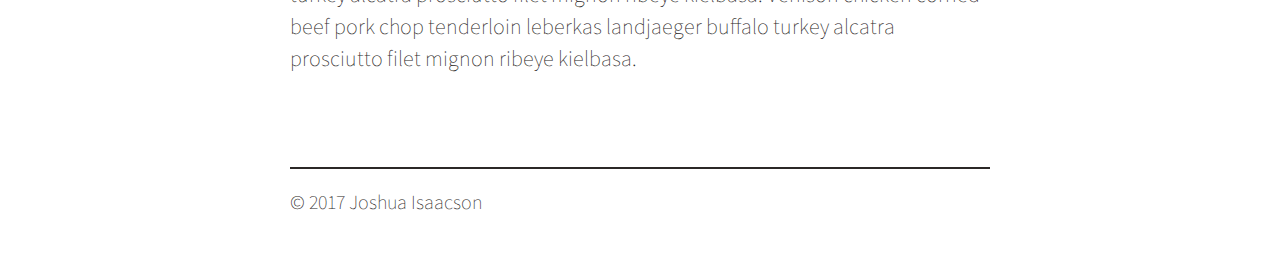
<file: home.html>
<!DOCTYPE html>
<html>
  <head>
    <meta charset="utf-8">
    <title>Joshua Isaacson - Home</title>
    <link href="https://fonts.googleapis.com/css?family=Source+Sans+Pro:300,400,700,900" rel="stylesheet" type="text/css">
    <link rel="stylesheet" type="text/css" href="stylesheet.css">
  </head>
  <body>
    <div class="Navbar">
      <ul class="NavbarList">
        <li class="ListItem"><b><a class="ListLink" href="home.html">Home</a></b></li>
        <li class="ListItem"><a class="ListLink" href="Assets/Resume.pdf">Resume</a></li>
        <li class="ListItem"><a class="ListLink" href="projects.html">Projects</a></li>
        <li class="ListItem"><a class="ListLink" href="about.html">About</a></li>
      </ul>
    </div>
    <div class="Header">
      <h1>Joshua Isaacson</h1>
      <p id="Description">student and aspiring software engineer.</p>
      <a class="ImageLink" href="https://github.com/jsisaacs"><img id="GitHubIcon" src="Assets/github_icon.svg" alt="GitHub"></a>
      <a class="ImageLink" href="https://github.com/jsisaacs"><img id="LinkedInIcon" src="Assets/linkedin_icon.png" alt="LinkedIn"></a>
      <p id="Email">email:&nbsp;
        <code>
          <a href="mailto:jsisaacs@iu.edu">jsisaacs [at] iu [dot] edu</a>
        </code>
      </p>
      <hr>
    </div>
    <div class="Post">
      <h2 class="PostTitle"><a href="article_template.html">This Is A Sample Post Title</a></h2>
      <p class="PostDate">December 25, 2017</p>
      <p class="PostPeek">
        Shank cupim biltong cow, boudin chicken drumstick pork chop rump filet
        mignon. Sausage capicola biltong, pig pancetta rump venison short loin
        leberkas picanha. Venison chicken corned beef pork chop tenderloin
        leberkas landjaeger buffalo turkey alcatra prosciutto filet mignon
        ribeye kielbasa. Venison chicken corned beef pork chop tenderloin
        leberkas landjaeger buffalo turkey alcatra prosciutto filet mignon
        ribeye kielbasa. Venison chicken corned beef pork chop tenderloin
        leberkas landjaeger buffalo turkey alcatra prosciutto filet mignon
        ribeye kielbasa.
      </p>
    </div>
    <div class="Post">
      <h2 class="PostTitle"><a href="#">This Is A Sample Post Title</a></h2>
      <p class="PostDate">December 25, 2017</p>
      <p class="PostPeek">
        Shank cupim biltong cow, boudin chicken drumstick pork chop rump filet
        mignon. Sausage capicola biltong, pig pancetta rump venison short loin
        leberkas picanha. Venison chicken corned beef pork chop tenderloin
        leberkas landjaeger buffalo turkey alcatra prosciutto filet mignon
        ribeye kielbasa. Venison chicken corned beef pork chop tenderloin
        leberkas landjaeger buffalo turkey alcatra prosciutto filet mignon
        ribeye kielbasa. Venison chicken corned beef pork chop tenderloin
        leberkas landjaeger buffalo turkey alcatra prosciutto filet mignon
        ribeye kielbasa.
      </p>
    </div>
    <div class="Post">
      <h2 class="PostTitle"><a href="#">This Is A Sample Post Title</a></h2>
      <p class="PostDate">December 25, 2017</p>
      <p class="PostPeek">
        Shank cupim biltong cow, boudin chicken drumstick pork chop rump filet
        mignon. Sausage capicola biltong, pig pancetta rump venison short loin
        leberkas picanha. Venison chicken corned beef pork chop tenderloin
        leberkas landjaeger buffalo turkey alcatra prosciutto filet mignon
        ribeye kielbasa. Venison chicken corned beef pork chop tenderloin
        leberkas landjaeger buffalo turkey alcatra prosciutto filet mignon
        ribeye kielbasa. Venison chicken corned beef pork chop tenderloin
        leberkas landjaeger buffalo turkey alcatra prosciutto filet mignon
        ribeye kielbasa.
      </p>
    </div>
    <hr class="FooterHR">
    <p class="FooterText">© 2017<a href="about.html"> Joshua Isaacson</a></p>
  </body>
</html>
</file>
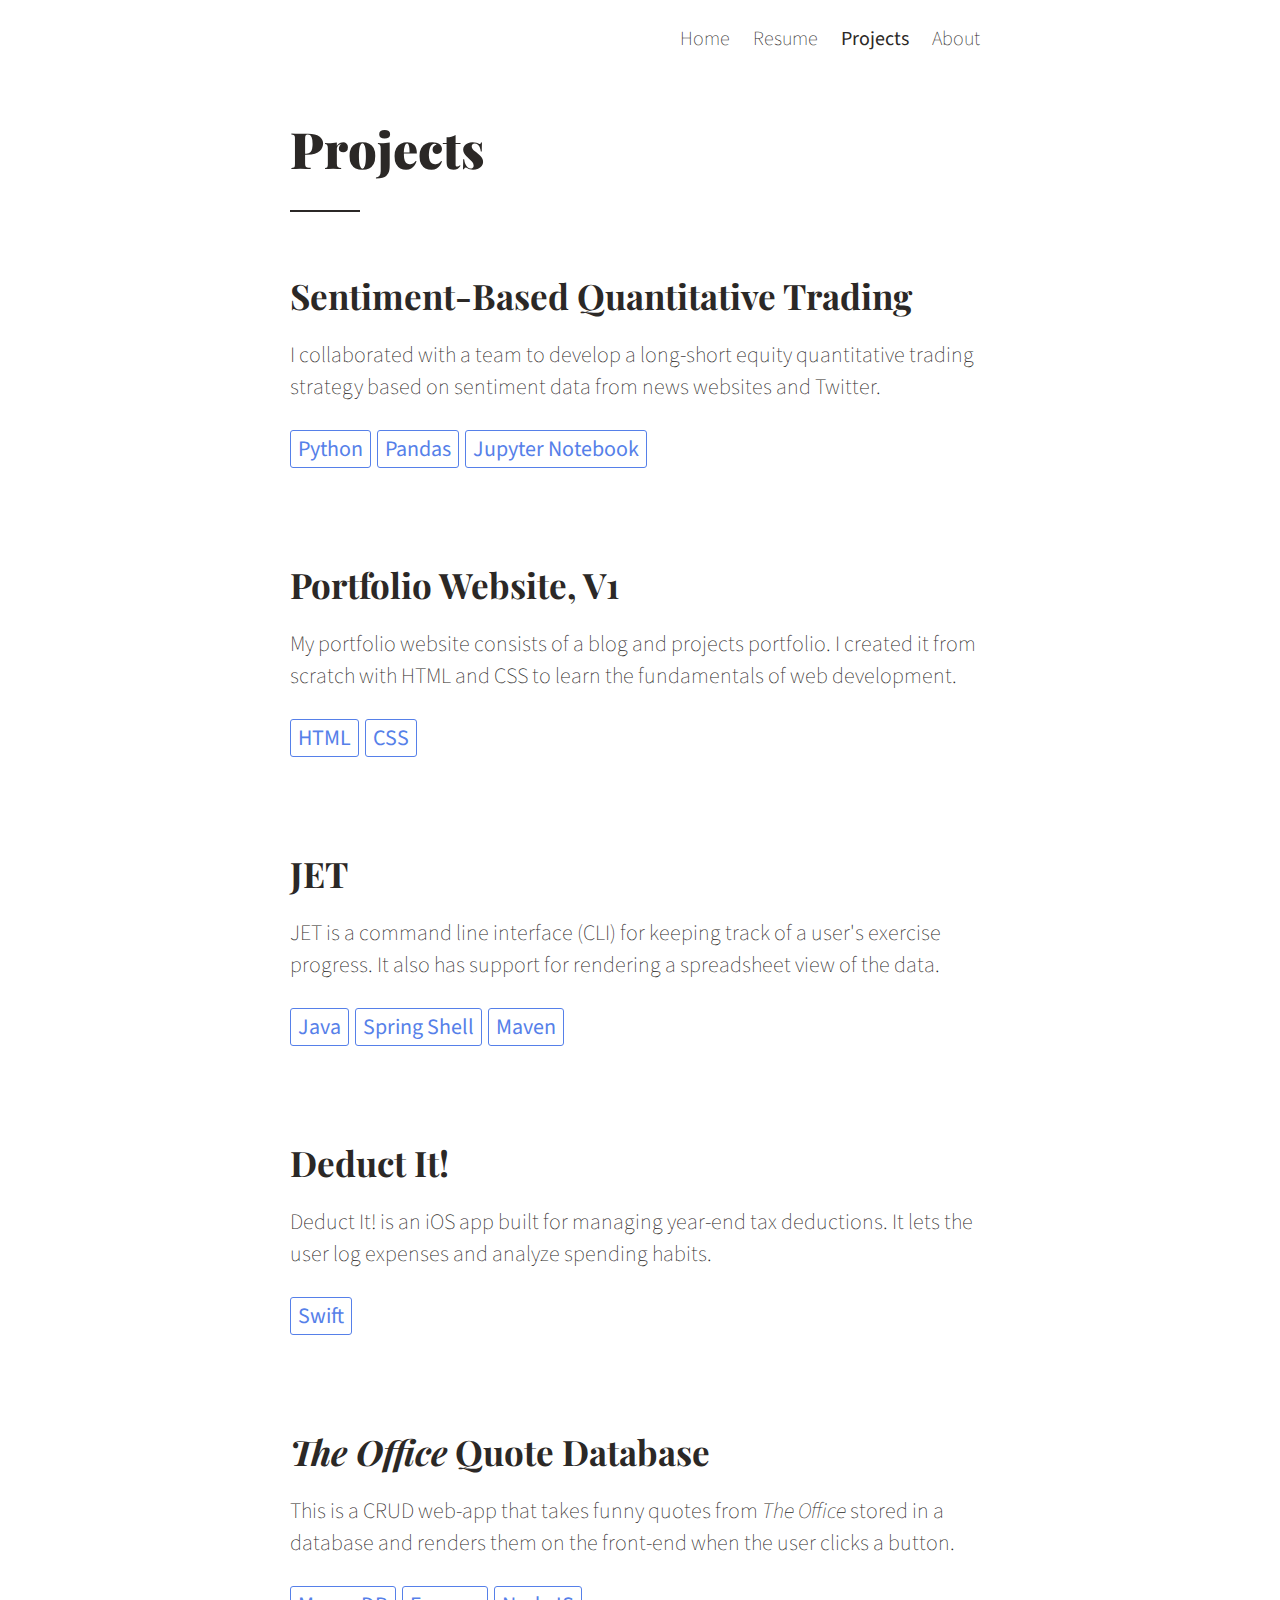
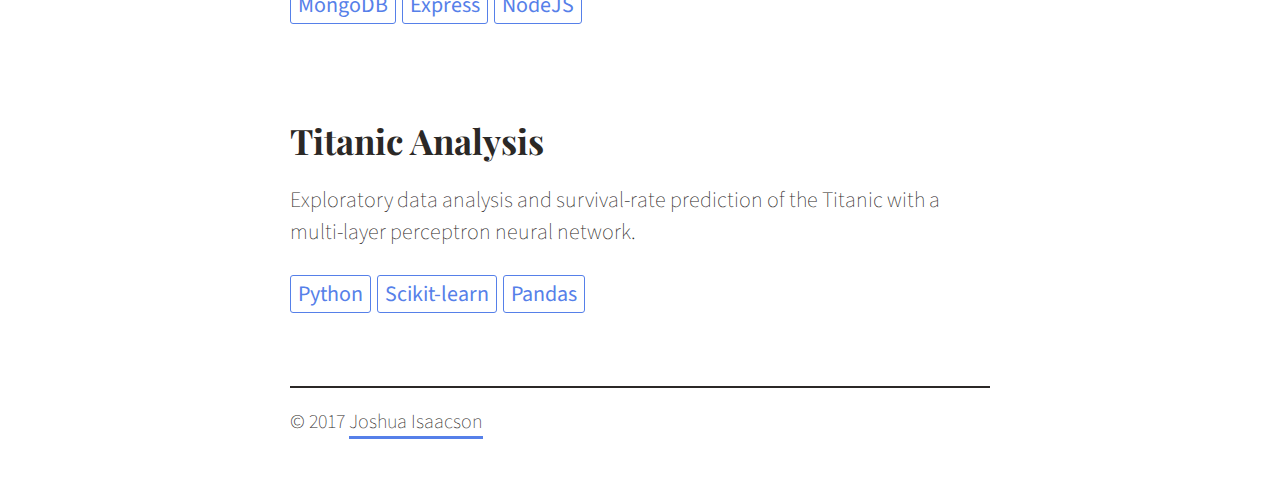
<file: projects.html>
<!DOCTYPE html>
<html>
  <head>
    <meta charset="utf-8">
        <meta name="viewport" content="width=device-width" content="initial-scale=1">
    <title>Joshua Isaacson - Projects</title>
    <link href="https://fonts.googleapis.com/css?family=Source+Sans+Pro:300,400,700,900" rel="stylesheet" type="text/css">
    <link href="https://fonts.googleapis.com/css?family=Playfair+Display:700900" rel="stylesheet" type="text/css">
    <link rel="stylesheet" type="text/css" href="styles/stylesheet.css">
  </head>
  <body>
    <div class="Navbar">
      <ul class="NavbarList">
        <li class="ListItem"><a class="ListLink" href="index.html">Home</a></li>
        <li class="ListItem"><a class="ListLink" href="Assets/Resume.pdf">Resume</a></li>
        <li class="ListItem"><b><a class="ListLink" href="projects.html">Projects</a></b></li>
        <li class="ListItem"><a class="ListLink" href="about.html">About</a></li>
      </ul>
    </div>
    <div class="Header">
      <h1>Projects</h1>
      <hr>
    </div>
    <p class="ProjectTitle"><a href="https://github.com/jsisaacs/QuantStrategies">Sentiment-Based Quantitative Trading</a></p>
    <p class="ProjectText">
      I collaborated with a team to develop a long-short equity quantitative
      trading strategy based on sentiment data from news websites and Twitter.
    </p>
    <span class="ProjectUsedItem">Python</span>
    <span class="ProjectUsedItem">Pandas</span>
    <span class="ProjectUsedItem">Jupyter Notebook</span>

    <p class="ProjectTitle"><a href="https://github.com/jsisaacs/jsisaacs.github.io">Portfolio Website, V1</a></p>
    <p class="ProjectText">
      My portfolio website consists of a blog and projects portfolio. I created it
      from scratch with HTML and CSS to learn the fundamentals of web development.
    </p>
    <span class="ProjectUsedItem">HTML</span>
    <span class="ProjectUsedItem">CSS</span>
    <p class="ProjectTitle"><a href="https://github.com/jsisaacs/JET">JET</a></p>
    <p class="ProjectText">
      JET is a command line interface (CLI) for keeping track of a user's exercise
      progress. It also has support for rendering a spreadsheet view of the data.
    </p>
    <span class="ProjectUsedItem">Java</span>
    <span class="ProjectUsedItem">Spring Shell</span>
    <span class="ProjectUsedItem">Maven</span>
    <p class="ProjectTitle"><a href="https://github.com/jsisaacs/Deduct-It">Deduct It!</a></p>
    <p class="ProjectText">
      Deduct It! is an iOS app built for managing year-end tax deductions. It
      lets the user log expenses and analyze spending habits.
    </p>
    <span class="ProjectUsedItem">Swift</span>
    <p class="ProjectTitle"><a href="https://github.com/jsisaacs/TheOfficeQuoteDatabase"><i>The Office</i> Quote Database</a></p>
    <p class="ProjectText">
      This is a CRUD web-app that takes funny quotes from <i>The Office</i> stored in a
      database and renders them on the front-end when the user clicks a button.
    </p>
    <span class="ProjectUsedItem">MongoDB</span>
    <span class="ProjectUsedItem">Express</span>
    <span class="ProjectUsedItem">NodeJS</span>

    <p class="ProjectTitle"><a href="https://github.com/jsisaacs/TitanicAnalysis">Titanic Analysis</a></p>
    <p class="ProjectText">
      Exploratory data analysis and survival-rate prediction of the Titanic with
      a multi-layer perceptron neural network.
    </p>
    <span class="ProjectUsedItem">Python</span>
    <span class="ProjectUsedItem">Scikit-learn</span>
    <span class="ProjectUsedItem">Pandas</span>

    <hr class="FooterHR">
    <p class="FooterText">© 2017&nbsp;<a class="FooterLink" href="about.html">Joshua Isaacson</a></p>
  </body>
</html>
</file>
<file: styles/stylesheet.css>
/* add underlines to curent nav item */

body {
  padding: 15px;
  max-width: 700px;
  width: 80%;
  margin: 20px auto;
  font-family: Source Sans Pro;
  font-weight: 200;
}

.Navbar {
  /* margin-bottom: 100px; */
}

.NavbarList {
  list-style-type: none;
  float: right;
  max-width: 700px;
  margin-top: -10px;
}

.ListItem {
  display: inline;
  margin: 10px;
}

.ListLink {
  color: #2B2826;
  font-size: 20px;
}

h1 {
  color: #2B2826;
  /* letter-spacing: 0.1rem; */
  font-size: 50px;
  font-weight: 900;
  margin-bottom: 0px;
  margin-top: 80px;
  font-family: 'Playfair Display', serif;
}

#Description {
  color: #2B2826;
  font-size: 20px;
  font-weight:300;
  margin-top: 18px;
  margin-bottom: 20px;
}

#GitHubIcon {
  height: 40px;
  width: 40px;
}

#LinkedInIcon {
  margin-left: 10px;
  height: 40px;
  width: 40px;
}

#Email {
  color: #2B2826;
  font-size: 18px;
  font-weight:300;
}

a {
  color: #2B2826;
  text-decoration: none;
}

hr {
  border: 0;
  width: 10%;
  color: #2B2826;
  background-color: #2B2826;
  height: 2px;
  margin-top: 28px;
  float: left;
}

.Post {

}

.PostTitle {
  margin-top: 90px;
  margin-bottom: 15px;
  color: #2B2826;
  font-size: 35px;
  font-weight: 700;
  font-family: 'Playfair Display', serif;
}

.PostDate {
  color: #2B2826;
  margin-top: 0px;
  font-size: 20px;
  font-weight: 400;
}

.PostLink {
  text-decoration: none;
  border-bottom: 3px solid #5680E9;
}

/* .ListLink {
  text-decoration: none;
  border-bottom: 3px solid #5680E9;
} */

.PostPeek {
  color: #2B2826;
  margin-top: 20px;
  font-size: 22px;
  font-weight: 200;
}

.FooterHR {
  border: 0;
  width: 100%;
  color: #2B2826;
  background-color: #2B2826;
  height: 2px;
  margin-top: 70px;
  margin-bottom: 20px;
}

.FooterText {
  margin-top: 90px;
  margin-bottom: 15px;
  color: #2B2826;
  font-weight: 200;
  font-size: 20px;
}

.FooterLink {
  text-decoration: none;
  border-bottom: 3px solid #5680E9;
}

.About {
  color: #2B2826;
  margin-top: 100px;
  font-size: 22px;
  font-weight: 200;
}

.ArtileTLDR {
  margin-top: 40px;
  color: #2B2826;
  font-size: 22px;
}

.ArticleDate {
  font-size: 22px;
  font-weight: 400;
  color: #2B2826;
}

.ArticleHR {
  border: 0;
  width: 100%;
  color: #2B2826;
  background-color: #2B2826;
  height: 2px;
  margin-top: 0px;
  margin-bottom: 35px;
}

.ArticleH2 {
  color: #2B2826;
  margin-top: 75px;
  margin-bottom: 0px;
  font-weight: 700;
  font-size: 35px;
  font-weight: 700;
  font-family: 'Playfair Display', serif;
}

.ArticleH3 {
  color: #2B2826;
  margin-top: 55px;
  margin-bottom: 0px;
  font-weight: 700;
  font-size: 35px;
  font-weight: 700;
  font-family: 'Playfair Display', serif;
}

.ArticleText {
  color: #2B2826;
  font-size: 22px;
  margin-bottom: 25px;
}

.ArticleLink {
  text-decoration: none;
  border-bottom: 3px solid #5680E9;
}

.ArticleQuote {
  border-left: 4px solid #5680E9;
  padding-left: 30px;
  color: #2B2826;
  font-size: 40px;
  font-style: italic;
  margin-bottom: 25px;
}

pre > code {
  font-size: 18px;
}

.ProjectTitle {
  margin-top: 90px;
  margin-bottom: 15px;
  color: #2B2826;
  font-size: 35px;
  font-weight: 700;
  font-family: 'Playfair Display', serif;
}

.ProjectText {
  color: #2B2826;
  margin-top: 20px;
  margin-bottom: -3px;
  font-size: 22px;
  font-weight: 200;
}

.ProjectUsedItem {
  display: inline-block;
  margin: 3px 3px 3px 0px;
  margin-top: 30px;
  font-size: 22px;
  font-weight: 400;
  padding: 2px 7px;
  border-radius: 3px;
  color: #5680E9;
  border: 1.75px solid #5680E9;
  background: 0 0
}

button {
  float: center;
  background-color: #4CAF50; /* Green */
  border: none;
  color: white;
  padding: 16px 32px;
  text-align: center;
  text-decoration: none;
  display: inline-block;
  font-size: 16px;
  margin: 4px 2px;
  transition-duration: 0.4s;
  cursor: pointer;
}

.greyButton {

  background-color: white;
  color: #2B2826;
  border: 2px solid #e7e7e7;
}

.greyButton:hover {
  background-color: #e7e7e7;
  border: 2px solid #e7e7e7;
}

.buttonCenter {
  float: center;
}

img {
  max-width: 100%;
}

.ImageText {
  text-align: center;
  font-size: 18px;
  font-weight: 500;
}
</file>
<file: styles/github.css>
/*

github.com style (c) Vasily Polovnyov <vast@whiteants.net>

*/

.hljs {
  display: block;
  overflow-x: auto;
  padding: 0.5em;
  color: #333;
  background: #f8f8f8;
}

.hljs-comment,
.hljs-quote {
  color: #998;
  font-style: italic;
}

.hljs-keyword,
.hljs-selector-tag,
.hljs-subst {
  color: #333;
  font-weight: bold;
}

.hljs-number,
.hljs-literal,
.hljs-variable,
.hljs-template-variable,
.hljs-tag .hljs-attr {
  color: #008080;
}

.hljs-string,
.hljs-doctag {
  color: #d14;
}

.hljs-title,
.hljs-section,
.hljs-selector-id {
  color: #900;
  font-weight: bold;
}

.hljs-subst {
  font-weight: normal;
}

.hljs-type,
.hljs-class .hljs-title {
  color: #458;
  font-weight: bold;
}

.hljs-tag,
.hljs-name,
.hljs-attribute {
  color: #000080;
  font-weight: normal;
}

.hljs-regexp,
.hljs-link {
  color: #009926;
}

.hljs-symbol,
.hljs-bullet {
  color: #990073;
}

.hljs-built_in,
.hljs-builtin-name {
  color: #0086b3;
}

.hljs-meta {
  color: #999;
  font-weight: bold;
}

.hljs-deletion {
  background: #fdd;
}

.hljs-addition {
  background: #dfd;
}

.hljs-emphasis {
  font-style: italic;
}

.hljs-strong {
  font-weight: bold;
}
</file>
<file: stylesheet.css>
/* add underlines to curent nav item */

body {
  padding: 15px;
  max-width: 700px;
  width: 80%;
  margin: 20px auto;
  font-family: Source Sans Pro;
  font-weight: 200;
}

.Navbar {
  /* margin-bottom: 100px; */
}

.NavbarList {
  list-style-type: none;
  float: right;
  max-width: 700px;
  margin-top: -10px;
}

.ListItem {
  display: inline;
  margin: 10px;
}

.ListLink {
  color: #2B2826;
  font-size: 20px;
}

h1 {
  color: #2B2826;
  /* letter-spacing: 0.1rem; */
  font-size: 50px;
  font-weight: 900;
  margin-bottom: 0px;
  margin-top: 80px;
  font-family: 'Playfair Display', serif;
}

#Description {
  color: #2B2826;
  font-size: 20px;
  font-weight:300;
  margin-top: 18px;
  margin-bottom: 20px;
}

#GitHubIcon {
  height: 40px;
  width: 40px;
}

#LinkedInIcon {
  margin-left: 10px;
  height: 40px;
  width: 40px;
}

#Email {
  color: #2B2826;
  font-size: 18px;
  font-weight:300;
}

a {
  color: #2B2826;
  text-decoration: none;
}

hr {
  border: 0;
  width: 10%;
  color: #2B2826;
  background-color: #2B2826;
  height: 2px;
  margin-top: 28px;
  float: left;
}

.Post {

}

.PostTitle {
  margin-top: 90px;
  margin-bottom: 15px;
  color: #2B2826;
  font-size: 35px;
  font-weight: 700;
  font-family: 'Playfair Display', serif;
}

.PostDate {
  color: #2B2826;
  margin-top: 0px;
  font-size: 20px;
  font-weight: 400;
}

.PostLink {
  text-decoration: none;
  border-bottom: 3px solid #5680E9;
}

/* .ListLink {
  text-decoration: none;
  border-bottom: 3px solid #5680E9;
} */

.PostPeek {
  color: #2B2826;
  margin-top: 20px;
  font-size: 22px;
  font-weight: 200;
}

.FooterHR {
  border: 0;
  width: 100%;
  color: #2B2826;
  background-color: #2B2826;
  height: 2px;
  margin-top: 70px;
  margin-bottom: 20px;
}

.FooterText {
  margin-top: 90px;
  margin-bottom: 15px;
  color: #2B2826;
  font-weight: 200;
  font-size: 20px;
}

.FooterLink {
  text-decoration: none;
  border-bottom: 3px solid #5680E9;
}

.About {
  color: #2B2826;
  margin-top: 100px;
  font-size: 22px;
  font-weight: 200;
}

.ArtileTLDR {
  margin-top: 40px;
  color: #2B2826;
  font-size: 22px;
}

.ArticleDate {
  font-size: 22px;
  font-weight: 400;
  color: #2B2826;
}

.ArticleHR {
  border: 0;
  width: 100%;
  color: #2B2826;
  background-color: #2B2826;
  height: 2px;
  margin-top: 0px;
  margin-bottom: 35px;
}

.ArticleH2 {
  color: #2B2826;
  margin-top: 75px;
  margin-bottom: 0px;
  font-weight: 700;
  font-size: 35px;
  font-weight: 700;
  font-family: 'Playfair Display', serif;
}

.ArticleH3 {
  color: #2B2826;
  margin-top: 55px;
  margin-bottom: 0px;
  font-weight: 700;
  font-size: 35px;
  font-weight: 700;
  font-family: 'Playfair Display', serif;
}

.ArticleText {
  color: #2B2826;
  font-size: 22px;
  margin-bottom: 25px;
}

.ArticleLink {
  text-decoration: none;
  border-bottom: 3px solid #5680E9;
}

.ArticleQuote {
  border-left: 4px solid #5680E9;
  padding-left: 30px;
  color: #2B2826;
  font-size: 40px;
  font-style: italic;
  margin-bottom: 25px;
}

pre > code {
  font-size: 18px;
}

.ProjectTitle {
  margin-top: 90px;
  margin-bottom: 15px;
  color: #2B2826;
  font-size: 35px;
  font-weight: 700;
  font-family: 'Playfair Display', serif;
}

.ProjectText {
  color: #2B2826;
  margin-top: 20px;
  margin-bottom: -3px;
  font-size: 22px;
  font-weight: 200;
}

.ProjectUsedItem {
  display: inline-block;
  margin: 3px 3px 3px 0px;
  margin-top: 30px;
  font-size: 22px;
  font-weight: 400;
  padding: 2px 7px;
  border-radius: 3px;
  color: #5680E9;
  border: 1.75px solid #5680E9;
  background: 0 0
}

img {
  max-width: 100%;
}

.ImageText {
  text-align: center;
  font-size: 18px;
  font-weight: 500;
  font
}
</file>
